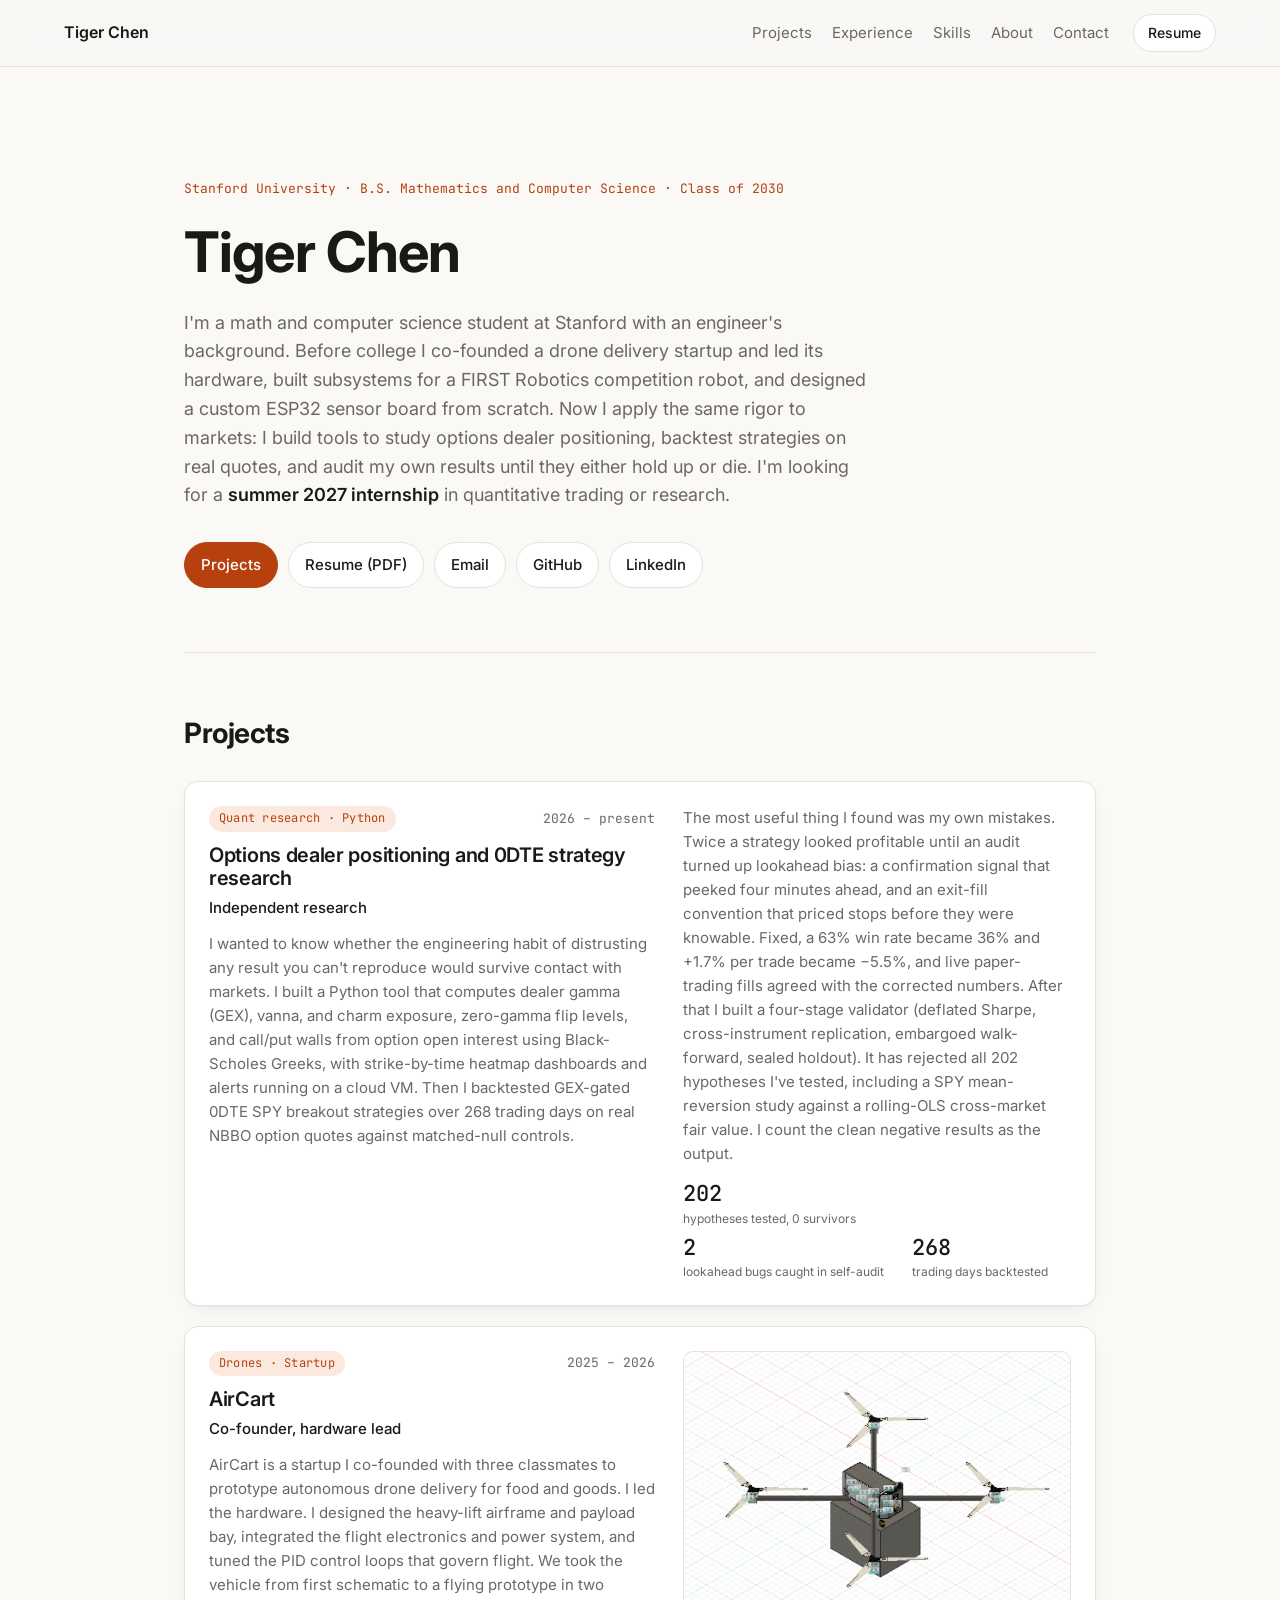
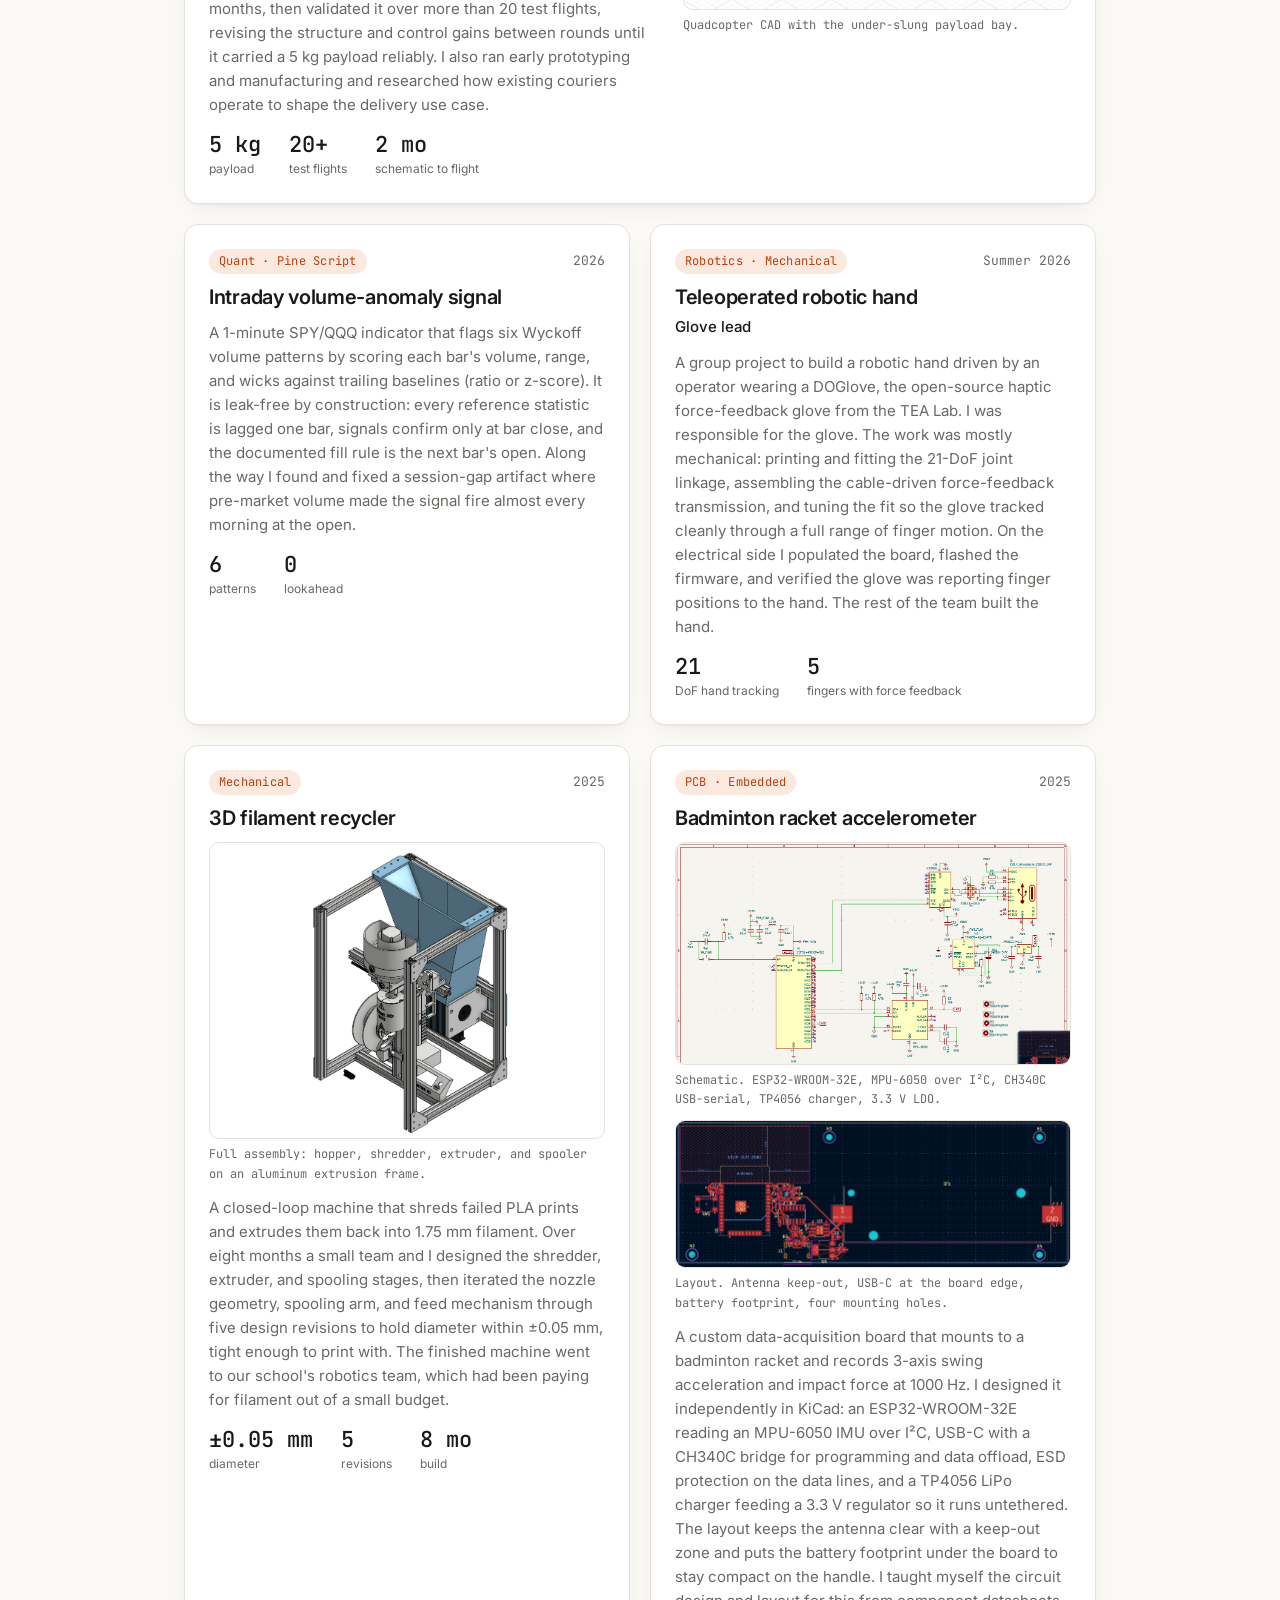
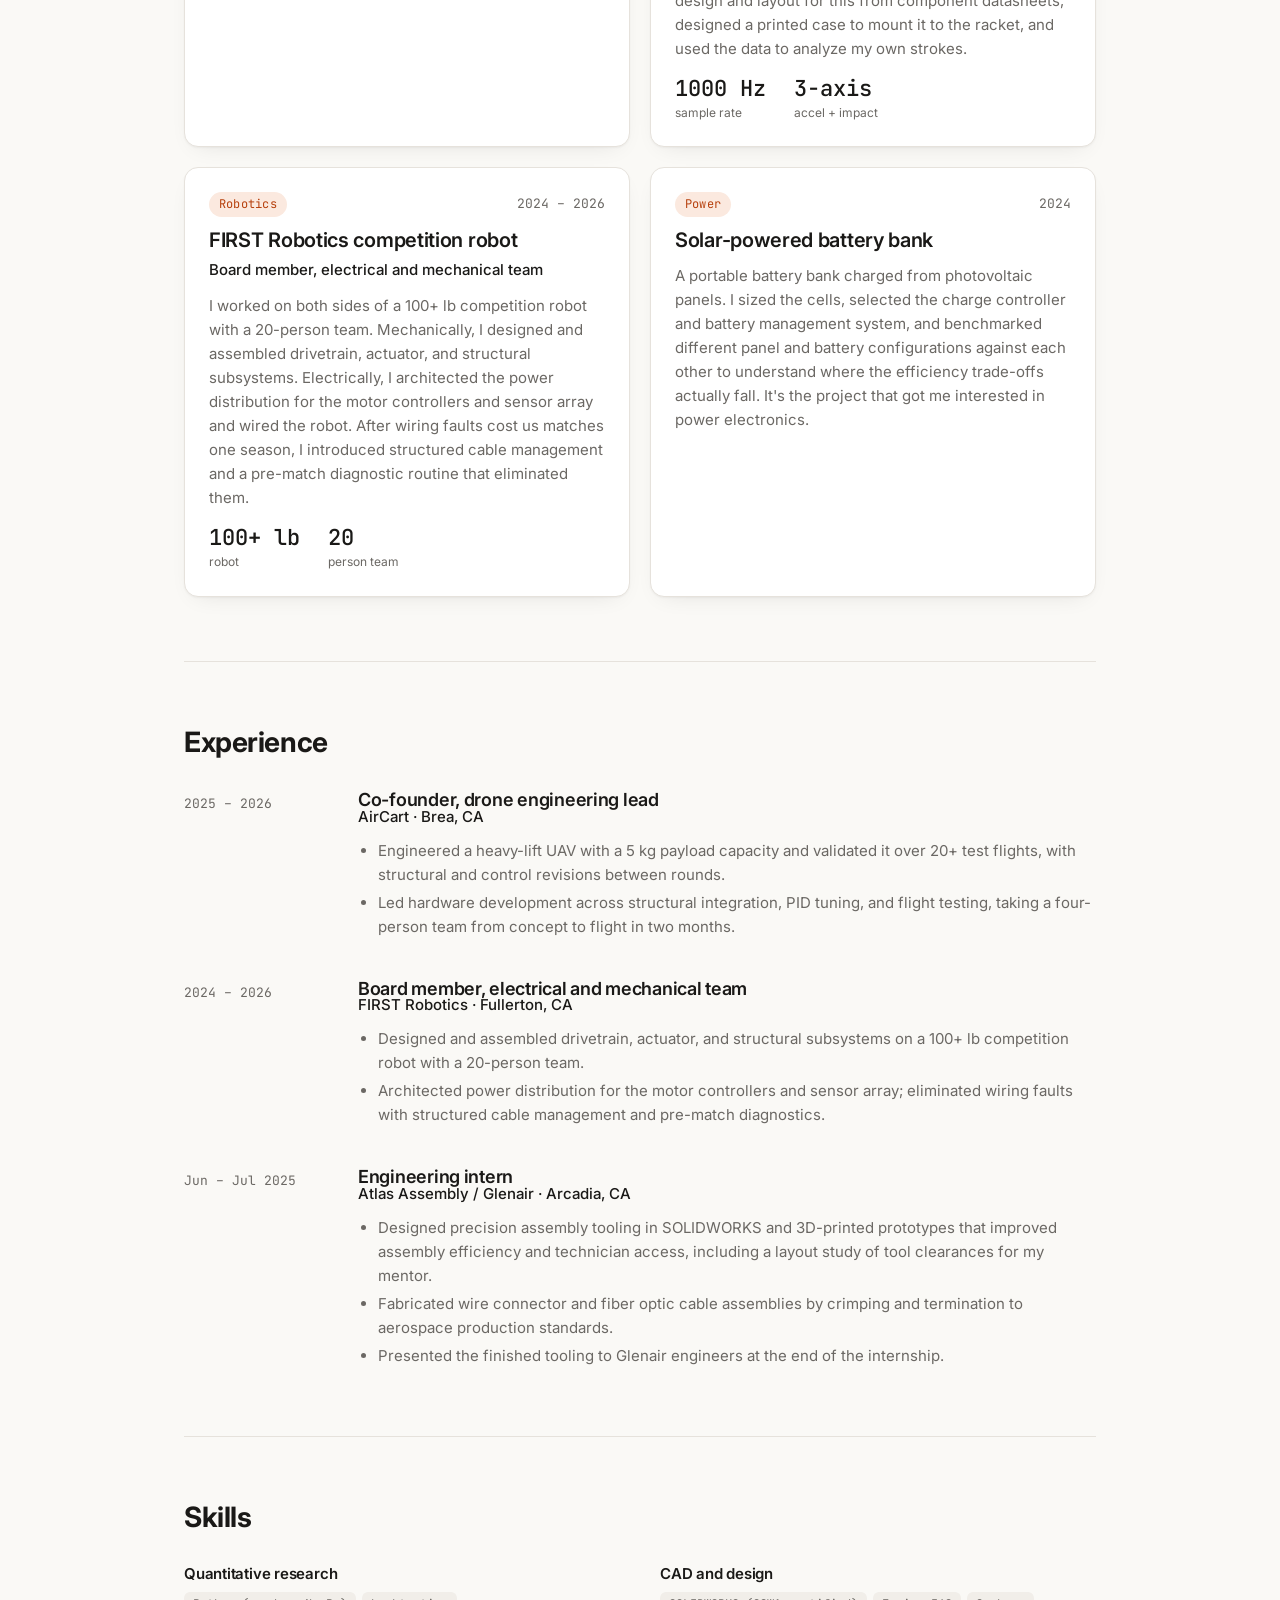
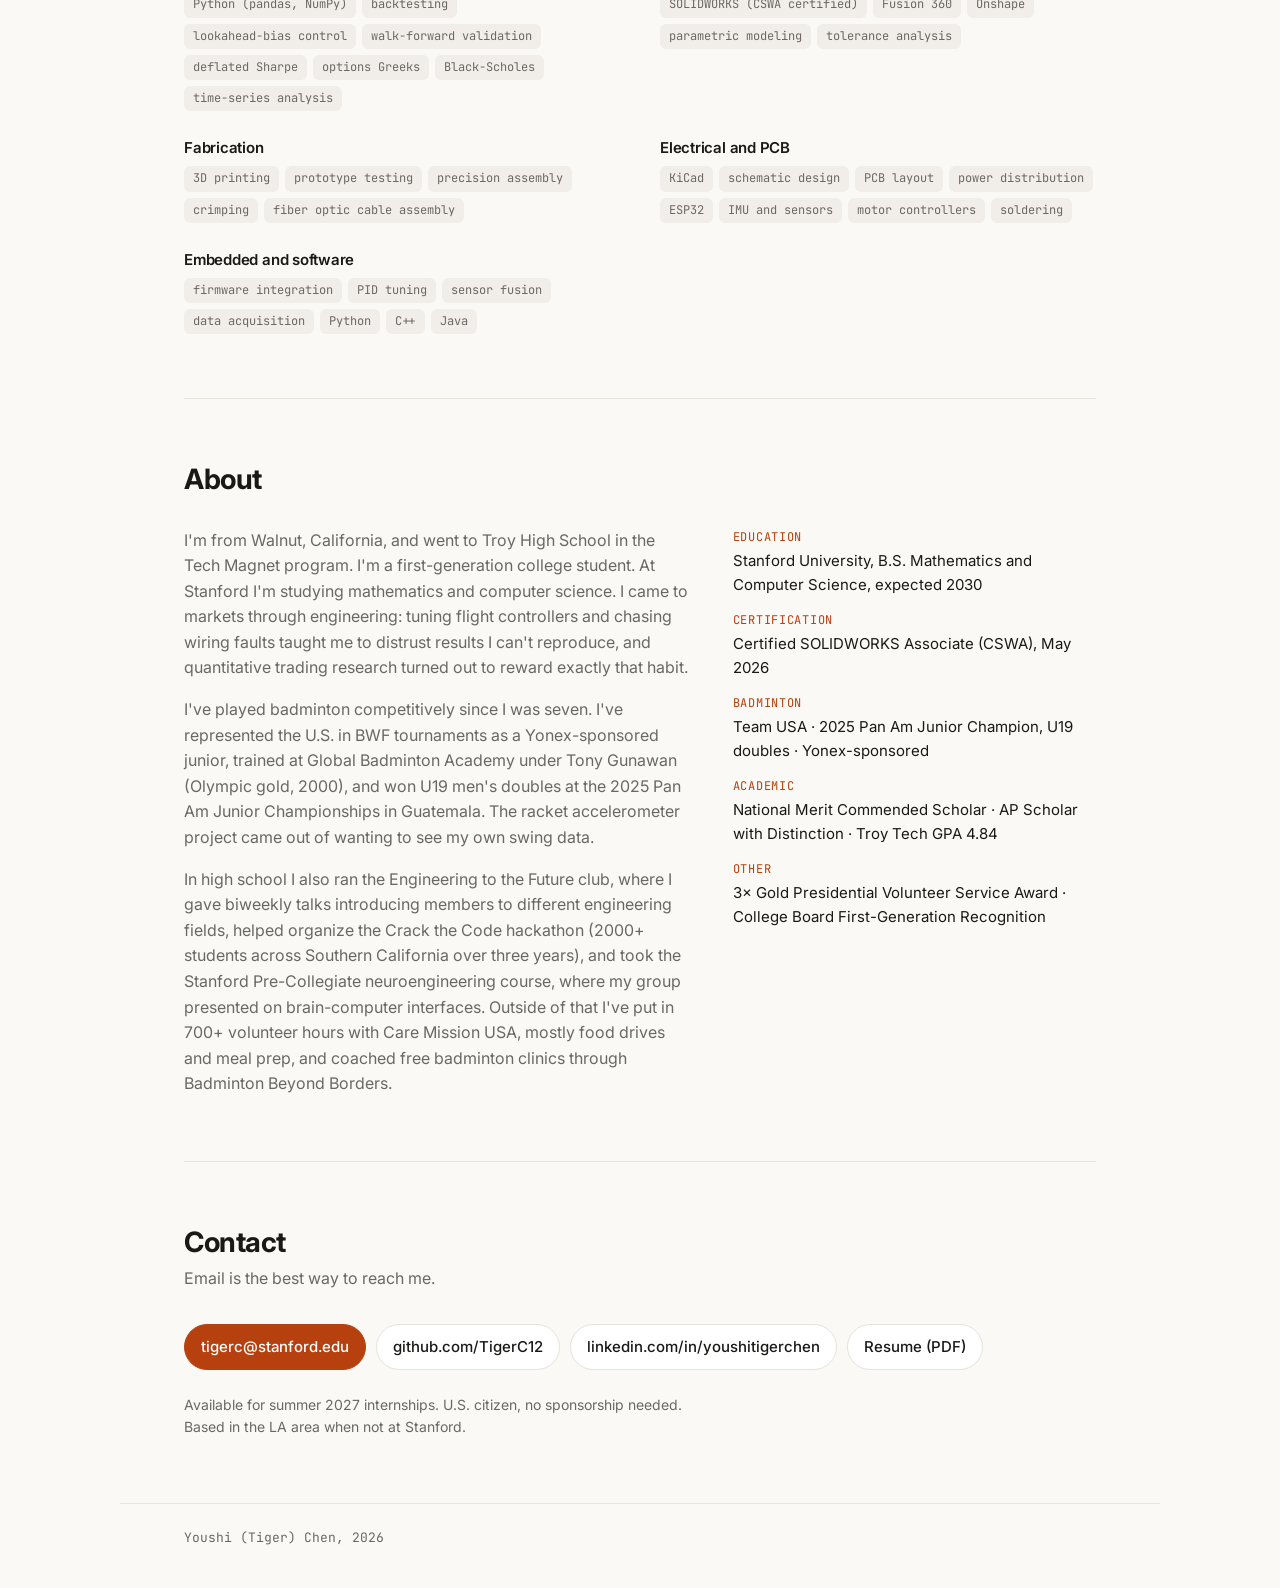
<file: index.html>
<!doctype html>
<html lang="en">
<head>
  <meta charset="utf-8">
  <meta name="viewport" content="width=device-width, initial-scale=1">
  <title>Tiger Chen</title>
  <meta name="description" content="Tiger Chen. Math and computer science student at Stanford (class of 2030). Quantitative trading research, drones, robotics, and custom PCBs. Looking for a summer 2027 internship.">
  <meta property="og:title" content="Tiger Chen">
  <meta property="og:description" content="Math and computer science student at Stanford. Quant research and hardware. Looking for a summer 2027 internship.">
  <meta property="og:image" content="img/aircart-drone.png">
  <link rel="icon" href="data:image/svg+xml,%3Csvg xmlns='http://www.w3.org/2000/svg' viewBox='0 0 32 32'%3E%3Crect width='32' height='32' rx='6' fill='%23b7410e'/%3E%3Ctext x='16' y='22' font-family='monospace' font-size='18' font-weight='700' fill='white' text-anchor='middle'%3ETC%3C/text%3E%3C/svg%3E">
  <link rel="preconnect" href="https://fonts.googleapis.com">
  <link rel="preconnect" href="https://fonts.gstatic.com" crossorigin>
  <link href="https://fonts.googleapis.com/css2?family=Inter:wght@400;500;600;700&family=JetBrains+Mono:wght@400;500&display=swap" rel="stylesheet">
  <link rel="stylesheet" href="style.css">
</head>
<body>

<header class="nav">
  <a class="nav-brand" href="#top">Tiger Chen</a>
  <nav class="nav-links" aria-label="Sections">
    <a href="#projects">Projects</a>
    <a href="#experience">Experience</a>
    <a href="#skills">Skills</a>
    <a href="#about">About</a>
    <a href="#contact">Contact</a>
  </nav>
  <a class="btn btn-small" href="resume/Resume_Youshi_Tiger_Chen.pdf" target="_blank" rel="noopener">Resume</a>
</header>

<main id="top">

  <!-- ============ HERO ============ -->
  <section class="hero">
    <p class="eyebrow mono">Stanford University · B.S. Mathematics and Computer Science · Class of 2030</p>
    <h1>Tiger Chen</h1>
    <p class="lede">
      I'm a math and computer science student at Stanford with an engineer's background. Before college I co-founded a
      drone delivery startup and led its hardware, built subsystems for a FIRST Robotics competition robot, and
      designed a custom ESP32 sensor board from scratch. Now I apply the same rigor to markets: I build tools to
      study options dealer positioning, backtest strategies on real quotes, and audit my own results until they
      either hold up or die. I'm looking for a <strong>summer 2027 internship</strong> in quantitative trading or
      research.
    </p>
    <div class="hero-actions">
      <a class="btn btn-primary" href="#projects">Projects</a>
      <a class="btn" href="resume/Resume_Youshi_Tiger_Chen.pdf" target="_blank" rel="noopener">Resume (PDF)</a>
      <a class="btn" href="mailto:tigerc@stanford.edu">Email</a>
      <a class="btn" href="https://github.com/TigerC12" target="_blank" rel="noopener">GitHub</a>
      <a class="btn" href="https://www.linkedin.com/in/youshitigerchen" target="_blank" rel="noopener">LinkedIn</a>
    </div>
  </section>

  <!-- ============ PROJECTS ============ -->
  <section id="projects" class="section">
    <div class="section-head">
      <h2>Projects</h2>
    </div>

    <div class="grid">

      <article class="card card-featured">
        <div class="card-body">
          <div class="card-top">
            <span class="tag">Quant research · Python</span>
            <span class="mono muted">2026 – present</span>
          </div>
          <h3>Options dealer positioning and 0DTE strategy research</h3>
          <p class="role">Independent research</p>
          <p>
            I wanted to know whether the engineering habit of distrusting any result you can't reproduce would
            survive contact with markets. I built a Python tool that computes dealer gamma (GEX), vanna, and charm
            exposure, zero-gamma flip levels, and call/put walls from option open interest using Black-Scholes
            Greeks, with strike-by-time heatmap dashboards and alerts running on a cloud VM. Then I backtested
            GEX-gated 0DTE SPY breakout strategies over 268 trading days on real NBBO option quotes against
            matched-null controls.
          </p>
        </div>
        <div class="card-body">
          <p>
            The most useful thing I found was my own mistakes. Twice a strategy looked profitable until an audit
            turned up lookahead bias: a confirmation signal that peeked four minutes ahead, and an exit-fill
            convention that priced stops before they were knowable. Fixed, a 63% win rate became 36% and +1.7% per
            trade became −5.5%, and live paper-trading fills agreed with the corrected numbers. After that I built a
            four-stage validator (deflated Sharpe, cross-instrument replication, embargoed walk-forward, sealed
            holdout). It has rejected all 202 hypotheses I've tested, including a SPY mean-reversion study against a
            rolling-OLS cross-market fair value. I count the clean negative results as the output.
          </p>
          <ul class="stats">
            <li><b>202</b><span>hypotheses tested, 0 survivors</span></li>
            <li><b>2</b><span>lookahead bugs caught in self-audit</span></li>
            <li><b>268</b><span>trading days backtested</span></li>
          </ul>
        </div>
      </article>


      <article class="card card-featured">
        <div class="card-body">
          <div class="card-top">
            <span class="tag">Drones · Startup</span>
            <span class="mono muted">2025 – 2026</span>
          </div>
          <h3>AirCart</h3>
          <p class="role">Co-founder, hardware lead</p>
          <p>
            AirCart is a startup I co-founded with three classmates to prototype autonomous drone delivery for food
            and goods. I led the hardware. I designed the heavy-lift airframe and payload bay, integrated the
            flight electronics and power system, and tuned the PID control loops that govern flight. We took the
            vehicle from first schematic to a flying prototype in two months, then validated it over more than 20
            test flights, revising the structure and control gains between rounds until it carried a 5 kg payload
            reliably. I also ran early prototyping and manufacturing and researched how existing couriers operate
            to shape the delivery use case.
          </p>
          <ul class="stats">
            <li><b>5 kg</b><span>payload</span></li>
            <li><b>20+</b><span>test flights</span></li>
            <li><b>2 mo</b><span>schematic to flight</span></li>
          </ul>
        </div>
        <figure>
          <img class="card-img" src="img/aircart-drone.png" alt="CAD model of the AirCart quadcopter with a boxed payload bay slung under the center of the frame" loading="lazy">
          <figcaption>Quadcopter CAD with the under-slung payload bay.</figcaption>
        </figure>
      </article>

      <article class="card">
        <div class="card-top">
          <span class="tag">Quant · Pine Script</span>
          <span class="mono muted">2026</span>
        </div>
        <h3>Intraday volume-anomaly signal</h3>
        <p>
          A 1-minute SPY/QQQ indicator that flags six Wyckoff volume patterns by scoring each bar's volume, range,
          and wicks against trailing baselines (ratio or z-score). It is leak-free by construction: every reference
          statistic is lagged one bar, signals confirm only at bar close, and the documented fill rule is the next
          bar's open. Along the way I found and fixed a session-gap artifact where pre-market volume made the signal
          fire almost every morning at the open.
        </p>
        <ul class="stats">
          <li><b>6</b><span>patterns</span></li>
          <li><b>0</b><span>lookahead</span></li>
        </ul>
      </article>

      <article class="card">
        <div class="card-top">
          <span class="tag">Robotics · Mechanical</span>
          <span class="mono muted">Summer 2026</span>
        </div>
        <h3>Teleoperated robotic hand</h3>
        <p class="role">Glove lead</p>
        <p>
          A group project to build a robotic hand driven by an operator wearing a
          <a href="https://tea-lab.github.io/DOGlove/index.html" target="_blank" rel="noopener">DOGlove</a>, the
          open-source haptic force-feedback glove from the TEA Lab. I was responsible for the glove. The work was
          mostly mechanical: printing and fitting the 21-DoF joint linkage, assembling the cable-driven
          force-feedback transmission, and tuning the fit so the glove tracked cleanly through a full range of finger
          motion. On the electrical side I populated the board, flashed the firmware, and verified the glove was
          reporting finger positions to the hand. The rest of the team built the hand.
        </p>
        <ul class="stats">
          <li><b>21</b><span>DoF hand tracking</span></li>
          <li><b>5</b><span>fingers with force feedback</span></li>
        </ul>
      </article>

      <article class="card">
        <div class="card-top">
          <span class="tag">Mechanical</span>
          <span class="mono muted">2025</span>
        </div>
        <h3>3D filament recycler</h3>
        <figure>
          <img class="card-img fit" src="img/filament-recycler.png" alt="CAD assembly of the filament recycler: aluminum extrusion frame, blue hopper feeding a shredder, extruder, and spooling drum" loading="lazy">
          <figcaption>Full assembly: hopper, shredder, extruder, and spooler on an aluminum extrusion frame.</figcaption>
        </figure>
        <p>
          A closed-loop machine that shreds failed PLA prints and extrudes them back into 1.75 mm filament. Over eight
          months a small team and I designed the shredder, extruder, and spooling stages, then iterated the nozzle
          geometry, spooling arm, and feed mechanism through five design revisions to hold diameter within ±0.05 mm,
          tight enough to print with. The finished machine went to our school's robotics team, which had been paying
          for filament out of a small budget.
        </p>
        <ul class="stats">
          <li><b>±0.05 mm</b><span>diameter</span></li>
          <li><b>5</b><span>revisions</span></li>
          <li><b>8 mo</b><span>build</span></li>
        </ul>
      </article>

      <article class="card">
        <div class="card-top">
          <span class="tag">PCB · Embedded</span>
          <span class="mono muted">2025</span>
        </div>
        <h3>Badminton racket accelerometer</h3>
        <div class="card-media">
          <figure>
            <img class="card-img" src="img/racket-pcb-schematic.png" alt="KiCad schematic: ESP32-WROOM-32E, MPU-6050 IMU, CH340C USB-serial bridge, USB-C receptacle, TP4056 LiPo charger, and AMS1117 3.3 V regulator" loading="lazy">
            <figcaption>Schematic. ESP32-WROOM-32E, MPU-6050 over I²C, CH340C USB-serial, TP4056 charger, 3.3 V LDO.</figcaption>
          </figure>
          <figure>
            <img class="card-img" src="img/racket-pcb-layout.png" alt="KiCad PCB layout with antenna keep-out zone, ESP32 module, USB-C connector, and a LiPo battery footprint with four mounting holes" loading="lazy">
            <figcaption>Layout. Antenna keep-out, USB-C at the board edge, battery footprint, four mounting holes.</figcaption>
          </figure>
        </div>
        <p>
          A custom data-acquisition board that mounts to a badminton racket and records 3-axis swing acceleration and
          impact force at 1000 Hz. I designed it independently in KiCad: an ESP32-WROOM-32E reading an MPU-6050 IMU
          over I²C, USB-C with a CH340C bridge for programming and data offload, ESD protection on the data lines, and
          a TP4056 LiPo charger feeding a 3.3 V regulator so it runs untethered. The layout keeps the antenna clear
          with a keep-out zone and puts the battery footprint under the board to stay compact on the handle. I taught
          myself the circuit design and layout for this from component datasheets, designed a printed case to mount it
          to the racket, and used the data to analyze my own strokes.
        </p>
        <ul class="stats">
          <li><b>1000 Hz</b><span>sample rate</span></li>
          <li><b>3-axis</b><span>accel + impact</span></li>
        </ul>
      </article>

      <article class="card">
        <div class="card-top">
          <span class="tag">Robotics</span>
          <span class="mono muted">2024 – 2026</span>
        </div>
        <h3>FIRST Robotics competition robot</h3>
        <p class="role">Board member, electrical and mechanical team</p>
        <p>
          I worked on both sides of a 100+ lb competition robot with a 20-person team. Mechanically, I designed and
          assembled drivetrain, actuator, and structural subsystems. Electrically, I architected the power
          distribution for the motor controllers and sensor array and wired the robot. After wiring faults cost us
          matches one season, I introduced structured cable management and a pre-match diagnostic routine that
          eliminated them.
        </p>
        <ul class="stats">
          <li><b>100+ lb</b><span>robot</span></li>
          <li><b>20</b><span>person team</span></li>
        </ul>
      </article>

      <article class="card">
        <div class="card-top">
          <span class="tag">Power</span>
          <span class="mono muted">2024</span>
        </div>
        <h3>Solar-powered battery bank</h3>
        <p>
          A portable battery bank charged from photovoltaic panels. I sized the cells, selected the charge controller
          and battery management system, and benchmarked different panel and battery configurations against each
          other to understand where the efficiency trade-offs actually fall. It's the project that got me interested
          in power electronics.
        </p>
      </article>

    </div>
  </section>

  <!-- ============ EXPERIENCE ============ -->
  <section id="experience" class="section">
    <div class="section-head">
      <h2>Experience</h2>
    </div>

    <ol class="timeline">
      <li>
        <div class="tl-when mono">2025 – 2026</div>
        <div class="tl-body">
          <h3>Co-founder, drone engineering lead</h3>
          <p class="role">AirCart · Brea, CA</p>
          <ul>
            <li>Engineered a heavy-lift UAV with a 5 kg payload capacity and validated it over 20+ test flights, with structural and control revisions between rounds.</li>
            <li>Led hardware development across structural integration, PID tuning, and flight testing, taking a four-person team from concept to flight in two months.</li>
          </ul>
        </div>
      </li>
      <li>
        <div class="tl-when mono">2024 – 2026</div>
        <div class="tl-body">
          <h3>Board member, electrical and mechanical team</h3>
          <p class="role">FIRST Robotics · Fullerton, CA</p>
          <ul>
            <li>Designed and assembled drivetrain, actuator, and structural subsystems on a 100+ lb competition robot with a 20-person team.</li>
            <li>Architected power distribution for the motor controllers and sensor array; eliminated wiring faults with structured cable management and pre-match diagnostics.</li>
          </ul>
        </div>
      </li>
      <li>
        <div class="tl-when mono">Jun – Jul 2025</div>
        <div class="tl-body">
          <h3>Engineering intern</h3>
          <p class="role">Atlas Assembly / Glenair · Arcadia, CA</p>
          <ul>
            <li>Designed precision assembly tooling in SOLIDWORKS and 3D-printed prototypes that improved assembly efficiency and technician access, including a layout study of tool clearances for my mentor.</li>
            <li>Fabricated wire connector and fiber optic cable assemblies by crimping and termination to aerospace production standards.</li>
            <li>Presented the finished tooling to Glenair engineers at the end of the internship.</li>
          </ul>
        </div>
      </li>
    </ol>
  </section>

  <!-- ============ SKILLS ============ -->
  <section id="skills" class="section">
    <div class="section-head">
      <h2>Skills</h2>
    </div>
    <div class="skills">
      <div class="skill-group">
        <h3>Quantitative research</h3>
        <ul class="chips">
          <li>Python (pandas, NumPy)</li><li>backtesting</li><li>lookahead-bias control</li><li>walk-forward validation</li><li>deflated Sharpe</li><li>options Greeks</li><li>Black-Scholes</li><li>time-series analysis</li>
        </ul>
      </div>
      <div class="skill-group">
        <h3>CAD and design</h3>
        <ul class="chips">
          <li>SOLIDWORKS (CSWA certified)</li><li>Fusion 360</li><li>Onshape</li><li>parametric modeling</li><li>tolerance analysis</li>
        </ul>
      </div>
      <div class="skill-group">
        <h3>Fabrication</h3>
        <ul class="chips">
          <li>3D printing</li><li>prototype testing</li><li>precision assembly</li><li>crimping</li><li>fiber optic cable assembly</li>
        </ul>
      </div>
      <div class="skill-group">
        <h3>Electrical and PCB</h3>
        <ul class="chips">
          <li>KiCad</li><li>schematic design</li><li>PCB layout</li><li>power distribution</li><li>ESP32</li><li>IMU and sensors</li><li>motor controllers</li><li>soldering</li>
        </ul>
      </div>
      <div class="skill-group">
        <h3>Embedded and software</h3>
        <ul class="chips">
          <li>firmware integration</li><li>PID tuning</li><li>sensor fusion</li><li>data acquisition</li><li>Python</li><li>C++</li><li>Java</li>
        </ul>
      </div>
    </div>
  </section>

  <!-- ============ ABOUT ============ -->
  <section id="about" class="section">
    <div class="section-head">
      <h2>About</h2>
    </div>
    <div class="about">
      <div class="about-text">
        <p>
          I'm from Walnut, California, and went to Troy High School in the Tech Magnet program. I'm a first-generation
          college student. At Stanford I'm studying mathematics and computer science. I came to markets through
          engineering: tuning flight controllers and chasing wiring faults taught me to distrust results I can't
          reproduce, and quantitative trading research turned out to reward exactly that habit.
        </p>
        <p>
          I've played badminton competitively since I was seven. I've represented the U.S. in BWF tournaments as a
          Yonex-sponsored junior, trained at Global Badminton Academy under Tony Gunawan (Olympic gold, 2000), and won
          U19 men's doubles at the 2025 Pan Am Junior Championships in Guatemala. The racket accelerometer project came
          out of wanting to see my own swing data.
        </p>
        <p>
          In high school I also ran the Engineering to the Future club, where I gave biweekly talks introducing
          members to different engineering fields, helped organize the Crack the Code hackathon (2000+ students across
          Southern California over three years), and took the Stanford Pre-Collegiate neuroengineering course, where
          my group presented on brain-computer interfaces. Outside of that I've put in 700+ volunteer hours with Care
          Mission USA, mostly food drives and meal prep, and coached free badminton clinics through Badminton Beyond
          Borders.
        </p>
      </div>
      <dl class="facts">
        <div><dt>Education</dt><dd>Stanford University, B.S. Mathematics and Computer Science, expected 2030</dd></div>
        <div><dt>Certification</dt><dd>Certified SOLIDWORKS Associate (CSWA), May 2026</dd></div>
        <div><dt>Badminton</dt><dd>Team USA · 2025 Pan Am Junior Champion, U19 doubles · Yonex-sponsored</dd></div>
        <div><dt>Academic</dt><dd>National Merit Commended Scholar · AP Scholar with Distinction · Troy Tech GPA 4.84</dd></div>
        <div><dt>Other</dt><dd>3× Gold Presidential Volunteer Service Award · College Board First-Generation Recognition</dd></div>
      </dl>
    </div>
  </section>

  <!-- ============ CONTACT ============ -->
  <section id="contact" class="section contact">
    <div class="section-head">
      <h2>Contact</h2>
      <p class="section-sub">Email is the best way to reach me.</p>
    </div>
    <div class="hero-actions">
      <a class="btn btn-primary" href="mailto:tigerc@stanford.edu">tigerc@stanford.edu</a>
      <a class="btn" href="https://github.com/TigerC12" target="_blank" rel="noopener">github.com/TigerC12</a>
      <a class="btn" href="https://www.linkedin.com/in/youshitigerchen" target="_blank" rel="noopener">linkedin.com/in/youshitigerchen</a>
      <a class="btn" href="resume/Resume_Youshi_Tiger_Chen.pdf" target="_blank" rel="noopener">Resume (PDF)</a>
    </div>
    <p class="muted small contact-note">
      Available for summer 2027 internships. U.S. citizen, no sponsorship needed. Based in the LA area when not at Stanford.
    </p>
  </section>

</main>

<footer class="footer mono muted">
  <span>Youshi (Tiger) Chen, 2026</span>
</footer>

</body>
</html>
</file>
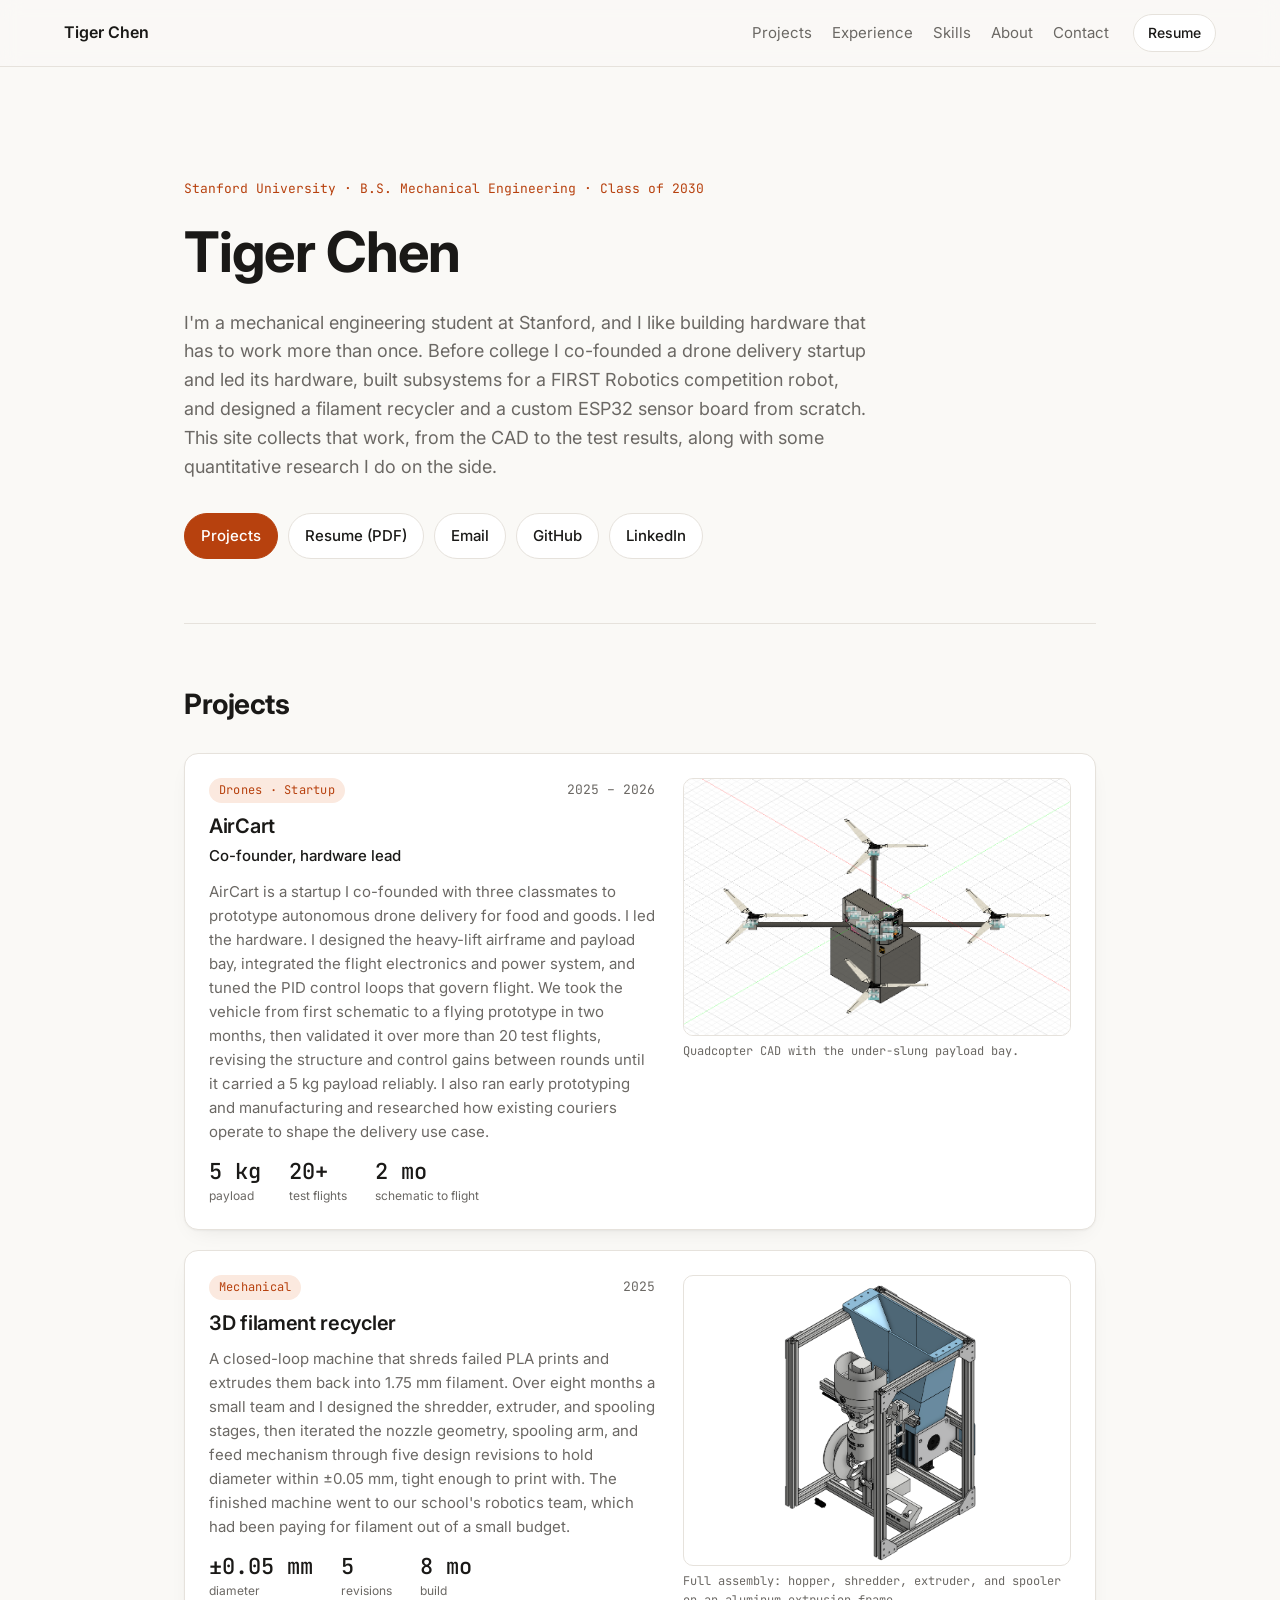
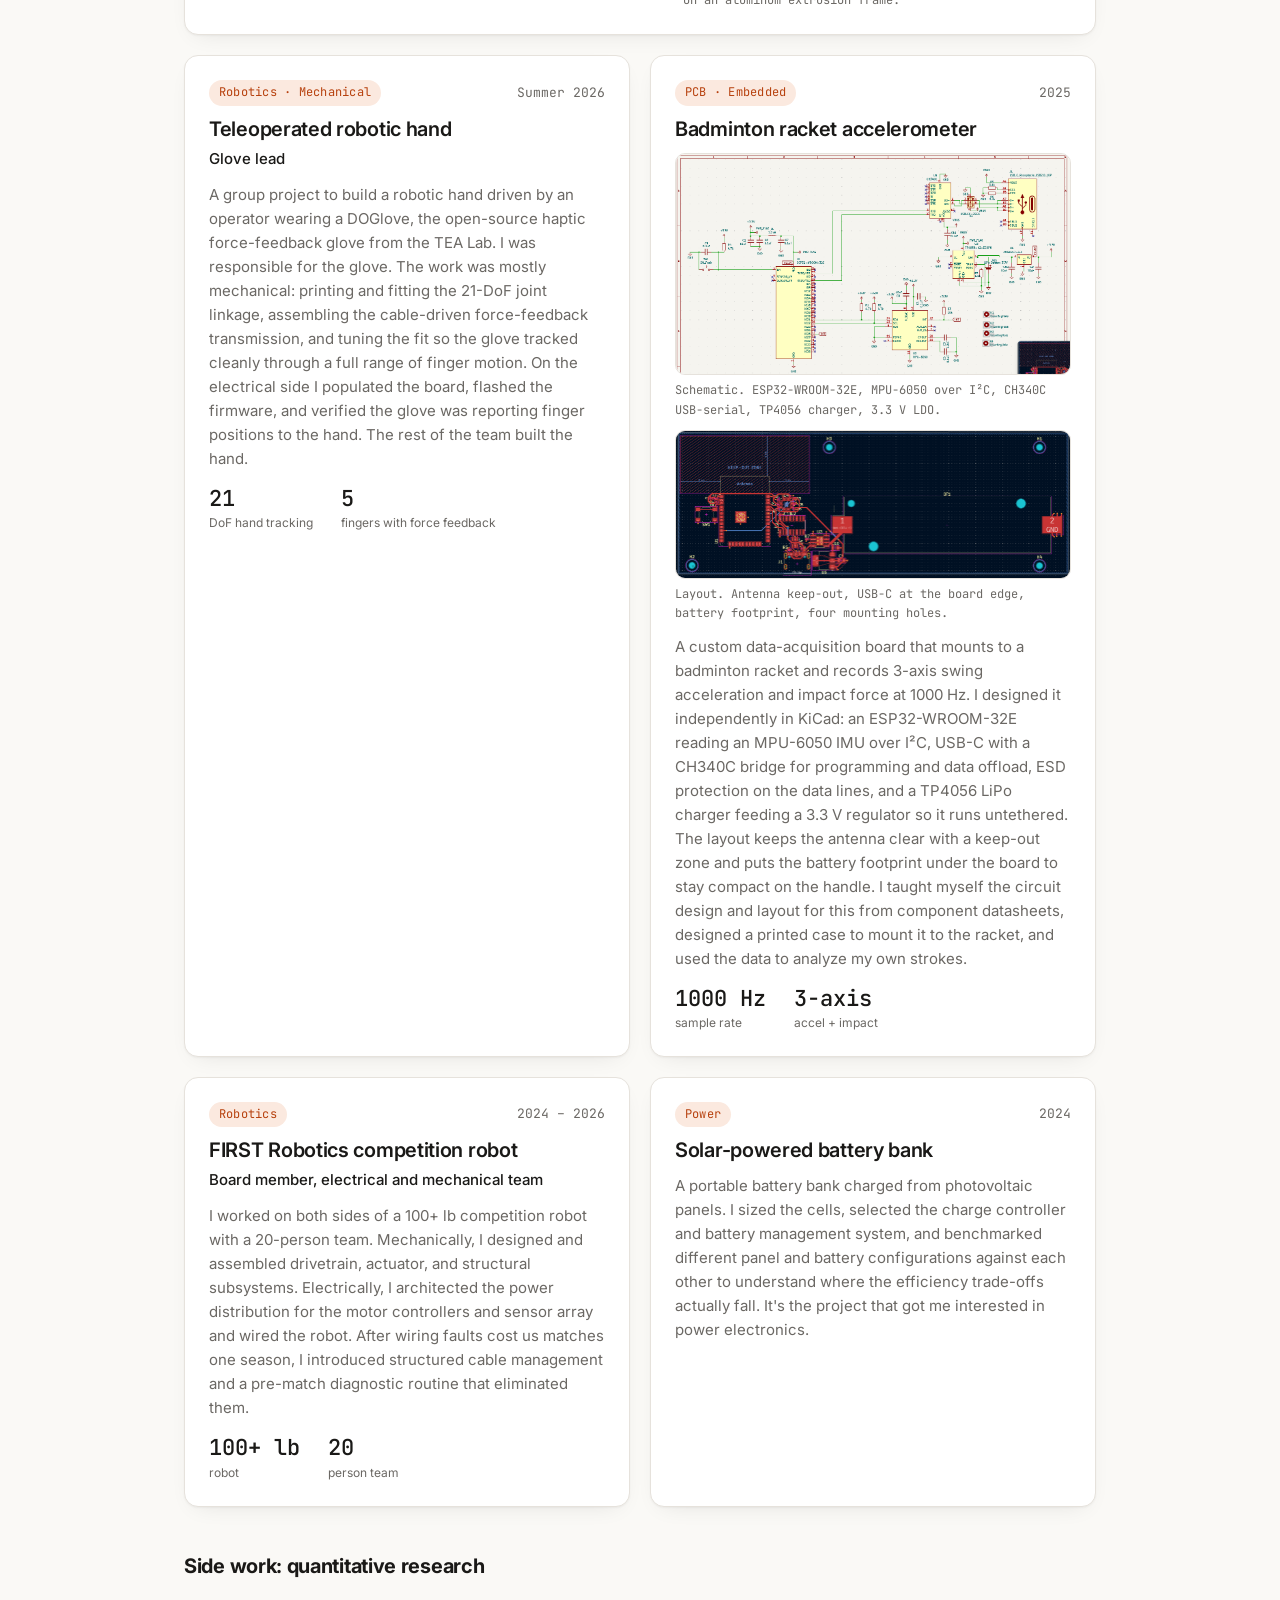
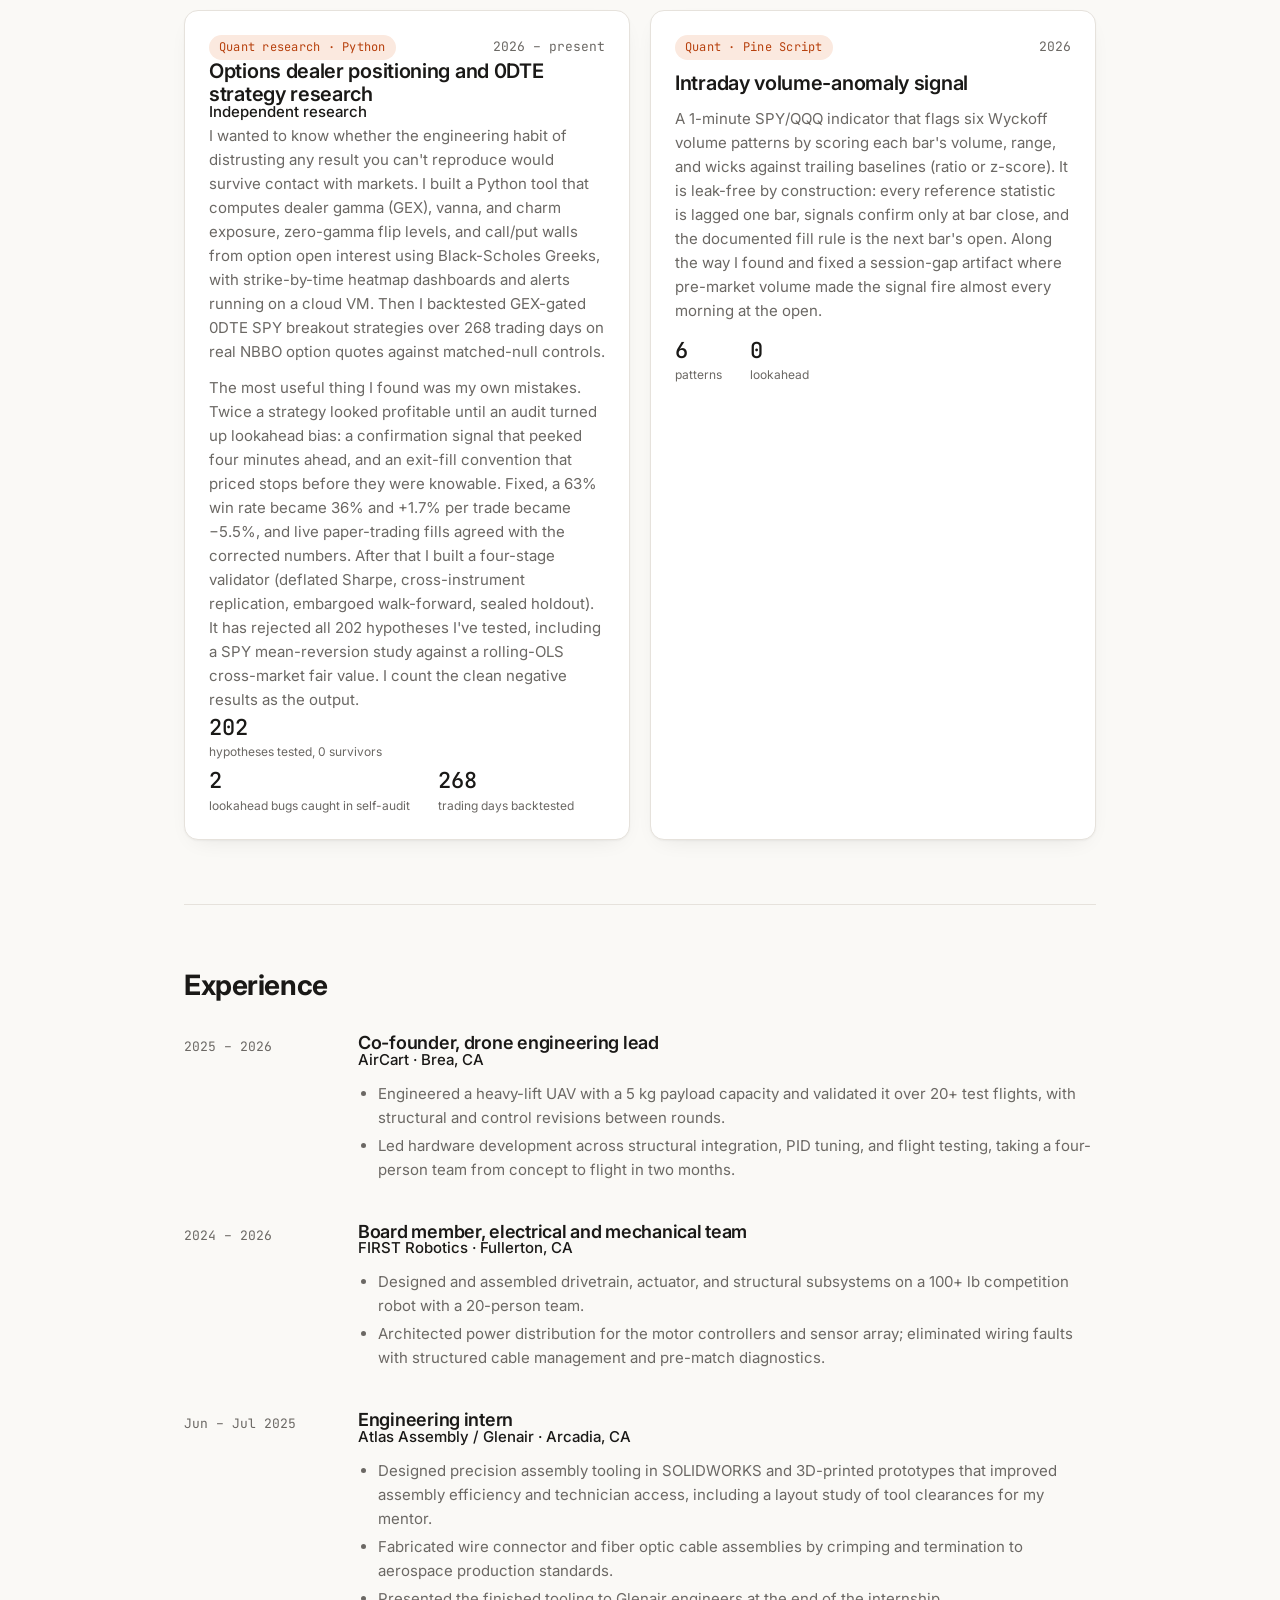
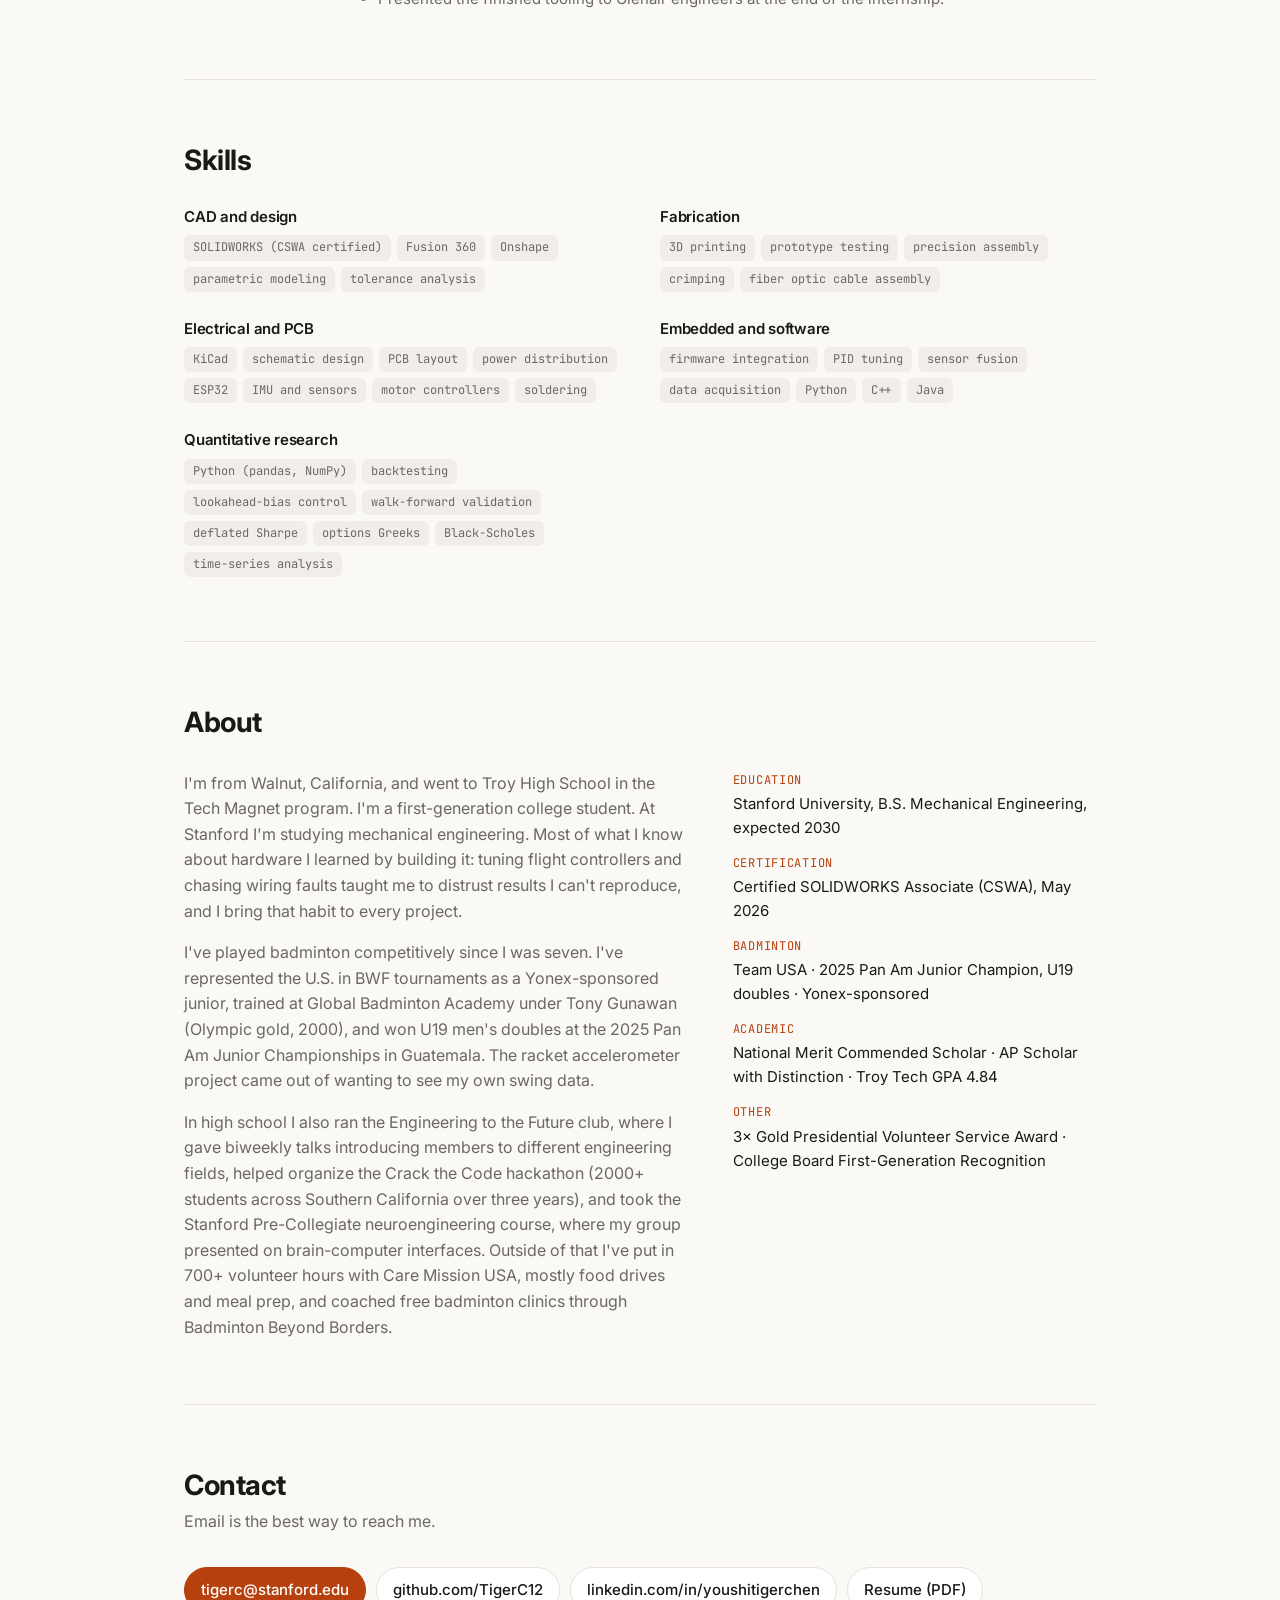
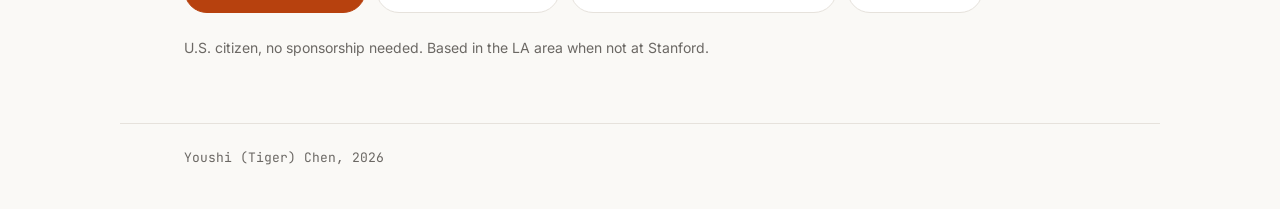
<file: mechanical/index.html>
<!doctype html>
<html lang="en">
<head>
  <meta charset="utf-8">
  <meta name="viewport" content="width=device-width, initial-scale=1">
  <title>Tiger Chen</title>
  <meta name="description" content="Tiger Chen. Mechanical engineering student at Stanford (class of 2030). Drones, robotics, mechanical design, and custom PCBs.">
  <meta property="og:title" content="Tiger Chen">
  <meta property="og:description" content="Mechanical engineering student at Stanford. Drones, robotics, and hardware.">
  <meta property="og:image" content="https://tigerc12.github.io/img/aircart-drone.png">
  <link rel="icon" href="data:image/svg+xml,%3Csvg xmlns='http://www.w3.org/2000/svg' viewBox='0 0 32 32'%3E%3Crect width='32' height='32' rx='6' fill='%23b7410e'/%3E%3Ctext x='16' y='22' font-family='monospace' font-size='18' font-weight='700' fill='white' text-anchor='middle'%3ETC%3C/text%3E%3C/svg%3E">
  <link rel="preconnect" href="https://fonts.googleapis.com">
  <link rel="preconnect" href="https://fonts.gstatic.com" crossorigin>
  <link href="https://fonts.googleapis.com/css2?family=Inter:wght@400;500;600;700&family=JetBrains+Mono:wght@400;500&display=swap" rel="stylesheet">
  <style>
/* ---------- tokens ---------- */
:root {
  --bg: #faf9f6;
  --bg-elev: #ffffff;
  --fg: #1a1917;
  --fg-muted: #6b6864;
  --line: #e6e2dc;
  --accent: #b7410e;
  --accent-soft: #fbe9df;
  --chip: #f1eee9;
  --shadow: 0 1px 2px rgba(0,0,0,.04), 0 8px 24px -12px rgba(0,0,0,.12);
  --radius: 14px;
  --font: "Inter", system-ui, -apple-system, "Segoe UI", Roboto, sans-serif;
  --mono: "JetBrains Mono", ui-monospace, "SF Mono", Menlo, Consolas, monospace;
  color-scheme: light dark;
}
@media (prefers-color-scheme: dark) {
  :root {
    --bg: #131211;
    --bg-elev: #1c1b19;
    --fg: #ecebe8;
    --fg-muted: #9c9891;
    --line: #2c2a27;
    --accent: #f0864a;
    --accent-soft: #3a2113;
    --chip: #262421;
    --shadow: 0 1px 2px rgba(0,0,0,.4), 0 8px 24px -12px rgba(0,0,0,.6);
  }
}

/* ---------- base ---------- */
* { box-sizing: border-box; }
html { scroll-behavior: smooth; scroll-padding-top: 72px; }
body {
  margin: 0;
  background: var(--bg);
  color: var(--fg);
  font-family: var(--font);
  font-size: 16px;
  line-height: 1.6;
  -webkit-font-smoothing: antialiased;
}
a { color: inherit; text-decoration: none; }
a:hover { color: var(--accent); }
h1, h2, h3 { line-height: 1.15; margin: 0; letter-spacing: -0.015em; }
h1 { font-size: clamp(2.25rem, 5vw, 3.5rem); font-weight: 700; }
h2 { font-size: 1.75rem; font-weight: 700; }
h3 { font-size: 1.125rem; font-weight: 600; }
p { margin: 0; }
ul, ol { margin: 0; padding: 0; list-style: none; }
.mono { font-family: var(--mono); font-size: .8125rem; }
.muted { color: var(--fg-muted); }
.small { font-size: .875rem; }
.accent { color: var(--accent); }
strong { font-weight: 600; }

/* ---------- nav ---------- */
.nav {
  position: sticky; top: 0; z-index: 10;
  display: flex; align-items: center; gap: 24px;
  padding: 14px clamp(20px, 5vw, 64px);
  background: color-mix(in srgb, var(--bg) 86%, transparent);
  backdrop-filter: blur(10px);
  border-bottom: 1px solid var(--line);
}
.nav-brand { font-weight: 600; font-size: 1rem; }
.nav-links { display: flex; gap: 20px; margin-left: auto; font-size: .9375rem; }
.nav-links a { color: var(--fg-muted); }
.nav-links a:hover { color: var(--fg); }

/* ---------- buttons ---------- */
.btn {
  display: inline-flex; align-items: center; gap: 6px;
  padding: 10px 16px; border-radius: 999px;
  border: 1px solid var(--line); background: var(--bg-elev);
  font-weight: 500; font-size: .9375rem; white-space: nowrap;
  transition: border-color .15s, background .15s, color .15s;
}
.btn:hover { border-color: var(--accent); color: var(--accent); }
.btn-primary { background: var(--accent); border-color: var(--accent); color: #fff; }
.btn-primary:hover { color: #fff; filter: brightness(1.08); }
.btn-small { padding: 7px 14px; font-size: .875rem; }

/* ---------- layout ---------- */
main { max-width: 1040px; margin: 0 auto; padding: 0 clamp(20px, 5vw, 64px); }
.section { padding: 64px 0; border-top: 1px solid var(--line); }
.section-head { margin-bottom: 32px; }
.section-sub { color: var(--fg-muted); margin-top: 8px; max-width: 60ch; }

/* ---------- hero ---------- */
.hero { padding: clamp(56px, 10vw, 112px) 0 64px; }
.eyebrow { color: var(--accent); margin-bottom: 20px; }
.lede { margin-top: 24px; font-size: 1.125rem; max-width: 62ch; color: var(--fg-muted); }
.lede strong { color: var(--fg); }
.hero-actions { display: flex; flex-wrap: wrap; gap: 10px; margin-top: 32px; }
.contact-note { margin-top: 24px; max-width: 60ch; }

/* ---------- project cards ---------- */
.grid { display: grid; grid-template-columns: repeat(2, 1fr); gap: 20px; }
.card {
  display: flex; flex-direction: column; gap: 12px;
  padding: 24px; border-radius: var(--radius);
  background: var(--bg-elev); border: 1px solid var(--line); box-shadow: var(--shadow);
}
.card-featured { grid-column: 1 / -1; }
.card-top { display: flex; justify-content: space-between; align-items: center; gap: 12px; }
.tag {
  font-family: var(--mono); font-size: .75rem; letter-spacing: .02em;
  color: var(--accent); background: var(--accent-soft);
  padding: 3px 10px; border-radius: 999px;
}
.card h3 { font-size: 1.25rem; }
.card p { color: var(--fg-muted); font-size: .9375rem; }
.card .role, .tl-body .role { color: var(--fg); font-size: .9375rem; font-weight: 500; margin-top: -6px; }
.stats { display: flex; flex-wrap: wrap; gap: 8px 28px; margin-top: 4px; }
.stats li { display: flex; flex-direction: column; }
.stats b { font-family: var(--mono); font-size: 1.375rem; font-weight: 500; color: var(--fg); line-height: 1.1; }
.stats span { font-size: .75rem; color: var(--fg-muted); margin-top: 2px; }
.chips { display: flex; flex-wrap: wrap; gap: 6px; margin-top: auto; padding-top: 6px; }
.chips li {
  font-family: var(--mono); font-size: .75rem;
  background: var(--chip); color: var(--fg-muted);
  padding: 3px 9px; border-radius: 6px;
}

/* ---------- timeline ---------- */
.timeline { display: flex; flex-direction: column; gap: 36px; }
.timeline > li { display: grid; grid-template-columns: 150px 1fr; gap: 24px; }
.tl-when { color: var(--fg-muted); padding-top: 4px; }
.tl-body ul { list-style: disc; padding-left: 20px; margin-top: 10px; color: var(--fg-muted); font-size: .9375rem; }
.tl-body li { margin-bottom: 4px; }

/* ---------- skills ---------- */
.skills { display: grid; grid-template-columns: repeat(2, 1fr); gap: 28px 40px; }
.skill-group h3 { font-size: .9375rem; margin-bottom: 10px; }
.skill-group .chips { margin-top: 0; padding-top: 0; }

/* ---------- about ---------- */
.about { display: grid; grid-template-columns: 1.4fr 1fr; gap: 40px; align-items: start; }
.about-text { display: flex; flex-direction: column; gap: 16px; color: var(--fg-muted); }
.facts { margin: 0; display: flex; flex-direction: column; gap: 14px; }
.facts dt { font-family: var(--mono); font-size: .75rem; color: var(--accent); text-transform: uppercase; letter-spacing: .06em; }
.facts dd { margin: 2px 0 0; font-size: .9375rem; }

/* ---------- contact / footer ---------- */
.contact .hero-actions { margin-top: 0; }
.footer {
  max-width: 1040px; margin: 0 auto; padding: 24px clamp(20px, 5vw, 64px) 40px;
  border-top: 1px solid var(--line); display: flex; justify-content: space-between; flex-wrap: wrap; gap: 8px;
}

/* ---------- responsive ---------- */
@media (max-width: 760px) {
  .nav { gap: 12px; }
  .nav-links { display: none; }
  .grid, .skills, .about { grid-template-columns: 1fr; }
  .timeline > li { grid-template-columns: 1fr; gap: 6px; }
  .section { padding: 48px 0; }
}

/* ---------- project images ---------- */
.card-img {
  display: block; width: 100%; height: auto;
  border-radius: 10px; border: 1px solid var(--line);
  background: #fff;
}
.card-img.fit { aspect-ratio: 4 / 3; object-fit: contain; }
.card-media { display: grid; gap: 10px; }
.card-featured { display: grid; grid-template-columns: 1.15fr 1fr; gap: 24px 28px; align-items: start; }
.card-featured .card-body { display: flex; flex-direction: column; gap: 12px; }
.card-featured .card-img { aspect-ratio: 3 / 2; object-fit: cover; }
figcaption { font-family: var(--mono); font-size: .75rem; color: var(--fg-muted); margin-top: 6px; }
figure { margin: 0; }
@media (max-width: 760px) {
  .card-featured { grid-template-columns: 1fr; }
}


/* mechanical page additions */
.card-featured .card-img.fit { aspect-ratio: 4 / 3; object-fit: contain; }
.section-head.subhead { margin-top: 48px; }
.section-head.subhead h2 { font-size: 1.25rem; }
</style>
</head>
<body>

<header class="nav">
  <a class="nav-brand" href="#top">Tiger Chen</a>
  <nav class="nav-links" aria-label="Sections">
    <a href="#projects">Projects</a>
    <a href="#experience">Experience</a>
    <a href="#skills">Skills</a>
    <a href="#about">About</a>
    <a href="#contact">Contact</a>
  </nav>
  <a class="btn btn-small" href="https://tigerc12.github.io/resume/Resume_Youshi_Tiger_Chen_Mechanical_Engineering.pdf" target="_blank" rel="noopener">Resume</a>
</header>

<main id="top">

  <!-- ============ HERO ============ -->
  <section class="hero">
    <p class="eyebrow mono">Stanford University · B.S. Mechanical Engineering · Class of 2030</p>
    <h1>Tiger Chen</h1>
    <p class="lede">
      I'm a mechanical engineering student at Stanford, and I like building hardware that has to work more than
      once. Before college I co-founded a drone delivery startup and led its hardware, built subsystems for a FIRST
      Robotics competition robot, and designed a filament recycler and a custom ESP32 sensor board from scratch.
      This site collects that work, from the CAD to the test results, along with some quantitative research I do
      on the side.
    </p>
    <div class="hero-actions">
      <a class="btn btn-primary" href="#projects">Projects</a>
      <a class="btn" href="https://tigerc12.github.io/resume/Resume_Youshi_Tiger_Chen_Mechanical_Engineering.pdf" target="_blank" rel="noopener">Resume (PDF)</a>
      <a class="btn" href="mailto:tigerc@stanford.edu">Email</a>
      <a class="btn" href="https://github.com/TigerC12" target="_blank" rel="noopener">GitHub</a>
      <a class="btn" href="https://www.linkedin.com/in/youshitigerchen" target="_blank" rel="noopener">LinkedIn</a>
    </div>
  </section>

  <!-- ============ PROJECTS ============ -->
  <section id="projects" class="section">
    <div class="section-head">
      <h2>Projects</h2>
    </div>

    <div class="grid">

      <article class="card card-featured">
        <div class="card-body">
          <div class="card-top">
            <span class="tag">Drones · Startup</span>
            <span class="mono muted">2025 – 2026</span>
          </div>
          <h3>AirCart</h3>
          <p class="role">Co-founder, hardware lead</p>
          <p>
            AirCart is a startup I co-founded with three classmates to prototype autonomous drone delivery for food
            and goods. I led the hardware. I designed the heavy-lift airframe and payload bay, integrated the
            flight electronics and power system, and tuned the PID control loops that govern flight. We took the
            vehicle from first schematic to a flying prototype in two months, then validated it over more than 20
            test flights, revising the structure and control gains between rounds until it carried a 5 kg payload
            reliably. I also ran early prototyping and manufacturing and researched how existing couriers operate
            to shape the delivery use case.
          </p>
          <ul class="stats">
            <li><b>5 kg</b><span>payload</span></li>
            <li><b>20+</b><span>test flights</span></li>
            <li><b>2 mo</b><span>schematic to flight</span></li>
          </ul>
        </div>
        <figure>
          <img class="card-img" src="https://tigerc12.github.io/img/aircart-drone.png" alt="CAD model of the AirCart quadcopter with a boxed payload bay slung under the center of the frame" loading="lazy">
          <figcaption>Quadcopter CAD with the under-slung payload bay.</figcaption>
        </figure>
      </article>

      <article class="card card-featured">
        <div class="card-body">
        <div class="card-top">
          <span class="tag">Mechanical</span>
          <span class="mono muted">2025</span>
        </div>
        <h3>3D filament recycler</h3>
        <p>
          A closed-loop machine that shreds failed PLA prints and extrudes them back into 1.75 mm filament. Over eight
          months a small team and I designed the shredder, extruder, and spooling stages, then iterated the nozzle
          geometry, spooling arm, and feed mechanism through five design revisions to hold diameter within ±0.05 mm,
          tight enough to print with. The finished machine went to our school's robotics team, which had been paying
          for filament out of a small budget.
        </p>
        <ul class="stats">
          <li><b>±0.05 mm</b><span>diameter</span></li>
          <li><b>5</b><span>revisions</span></li>
          <li><b>8 mo</b><span>build</span></li>
        </ul>
        </div>
        <figure>
          <img class="card-img fit" src="https://tigerc12.github.io/img/filament-recycler.png" alt="CAD assembly of the filament recycler: aluminum extrusion frame, blue hopper feeding a shredder, extruder, and spooling drum" loading="lazy">
          <figcaption>Full assembly: hopper, shredder, extruder, and spooler on an aluminum extrusion frame.</figcaption>
        </figure>
      </article>

      <article class="card">
        <div class="card-top">
          <span class="tag">Robotics · Mechanical</span>
          <span class="mono muted">Summer 2026</span>
        </div>
        <h3>Teleoperated robotic hand</h3>
        <p class="role">Glove lead</p>
        <p>
          A group project to build a robotic hand driven by an operator wearing a
          <a href="https://tea-lab.github.io/DOGlove/index.html" target="_blank" rel="noopener">DOGlove</a>, the
          open-source haptic force-feedback glove from the TEA Lab. I was responsible for the glove. The work was
          mostly mechanical: printing and fitting the 21-DoF joint linkage, assembling the cable-driven
          force-feedback transmission, and tuning the fit so the glove tracked cleanly through a full range of finger
          motion. On the electrical side I populated the board, flashed the firmware, and verified the glove was
          reporting finger positions to the hand. The rest of the team built the hand.
        </p>
        <ul class="stats">
          <li><b>21</b><span>DoF hand tracking</span></li>
          <li><b>5</b><span>fingers with force feedback</span></li>
        </ul>
      </article>

      <article class="card">
        <div class="card-top">
          <span class="tag">PCB · Embedded</span>
          <span class="mono muted">2025</span>
        </div>
        <h3>Badminton racket accelerometer</h3>
        <div class="card-media">
          <figure>
            <img class="card-img" src="https://tigerc12.github.io/img/racket-pcb-schematic.png" alt="KiCad schematic: ESP32-WROOM-32E, MPU-6050 IMU, CH340C USB-serial bridge, USB-C receptacle, TP4056 LiPo charger, and AMS1117 3.3 V regulator" loading="lazy">
            <figcaption>Schematic. ESP32-WROOM-32E, MPU-6050 over I²C, CH340C USB-serial, TP4056 charger, 3.3 V LDO.</figcaption>
          </figure>
          <figure>
            <img class="card-img" src="https://tigerc12.github.io/img/racket-pcb-layout.png" alt="KiCad PCB layout with antenna keep-out zone, ESP32 module, USB-C connector, and a LiPo battery footprint with four mounting holes" loading="lazy">
            <figcaption>Layout. Antenna keep-out, USB-C at the board edge, battery footprint, four mounting holes.</figcaption>
          </figure>
        </div>
        <p>
          A custom data-acquisition board that mounts to a badminton racket and records 3-axis swing acceleration and
          impact force at 1000 Hz. I designed it independently in KiCad: an ESP32-WROOM-32E reading an MPU-6050 IMU
          over I²C, USB-C with a CH340C bridge for programming and data offload, ESD protection on the data lines, and
          a TP4056 LiPo charger feeding a 3.3 V regulator so it runs untethered. The layout keeps the antenna clear
          with a keep-out zone and puts the battery footprint under the board to stay compact on the handle. I taught
          myself the circuit design and layout for this from component datasheets, designed a printed case to mount it
          to the racket, and used the data to analyze my own strokes.
        </p>
        <ul class="stats">
          <li><b>1000 Hz</b><span>sample rate</span></li>
          <li><b>3-axis</b><span>accel + impact</span></li>
        </ul>
      </article>

      <article class="card">
        <div class="card-top">
          <span class="tag">Robotics</span>
          <span class="mono muted">2024 – 2026</span>
        </div>
        <h3>FIRST Robotics competition robot</h3>
        <p class="role">Board member, electrical and mechanical team</p>
        <p>
          I worked on both sides of a 100+ lb competition robot with a 20-person team. Mechanically, I designed and
          assembled drivetrain, actuator, and structural subsystems. Electrically, I architected the power
          distribution for the motor controllers and sensor array and wired the robot. After wiring faults cost us
          matches one season, I introduced structured cable management and a pre-match diagnostic routine that
          eliminated them.
        </p>
        <ul class="stats">
          <li><b>100+ lb</b><span>robot</span></li>
          <li><b>20</b><span>person team</span></li>
        </ul>
      </article>

      <article class="card">
        <div class="card-top">
          <span class="tag">Power</span>
          <span class="mono muted">2024</span>
        </div>
        <h3>Solar-powered battery bank</h3>
        <p>
          A portable battery bank charged from photovoltaic panels. I sized the cells, selected the charge controller
          and battery management system, and benchmarked different panel and battery configurations against each
          other to understand where the efficiency trade-offs actually fall. It's the project that got me interested
          in power electronics.
        </p>
      </article>

    </div>

    <div class="section-head subhead">
      <h2>Side work: quantitative research</h2>
    </div>

    <div class="grid">

      <article class="card">
        <div class="card-body">
          <div class="card-top">
            <span class="tag">Quant research · Python</span>
            <span class="mono muted">2026 – present</span>
          </div>
          <h3>Options dealer positioning and 0DTE strategy research</h3>
          <p class="role">Independent research</p>
          <p>
            I wanted to know whether the engineering habit of distrusting any result you can't reproduce would
            survive contact with markets. I built a Python tool that computes dealer gamma (GEX), vanna, and charm
            exposure, zero-gamma flip levels, and call/put walls from option open interest using Black-Scholes
            Greeks, with strike-by-time heatmap dashboards and alerts running on a cloud VM. Then I backtested
            GEX-gated 0DTE SPY breakout strategies over 268 trading days on real NBBO option quotes against
            matched-null controls.
          </p>
        </div>
        <div class="card-body">
          <p>
            The most useful thing I found was my own mistakes. Twice a strategy looked profitable until an audit
            turned up lookahead bias: a confirmation signal that peeked four minutes ahead, and an exit-fill
            convention that priced stops before they were knowable. Fixed, a 63% win rate became 36% and +1.7% per
            trade became −5.5%, and live paper-trading fills agreed with the corrected numbers. After that I built a
            four-stage validator (deflated Sharpe, cross-instrument replication, embargoed walk-forward, sealed
            holdout). It has rejected all 202 hypotheses I've tested, including a SPY mean-reversion study against a
            rolling-OLS cross-market fair value. I count the clean negative results as the output.
          </p>
          <ul class="stats">
            <li><b>202</b><span>hypotheses tested, 0 survivors</span></li>
            <li><b>2</b><span>lookahead bugs caught in self-audit</span></li>
            <li><b>268</b><span>trading days backtested</span></li>
          </ul>
        </div>
      </article>

      <article class="card">
        <div class="card-top">
          <span class="tag">Quant · Pine Script</span>
          <span class="mono muted">2026</span>
        </div>
        <h3>Intraday volume-anomaly signal</h3>
        <p>
          A 1-minute SPY/QQQ indicator that flags six Wyckoff volume patterns by scoring each bar's volume, range,
          and wicks against trailing baselines (ratio or z-score). It is leak-free by construction: every reference
          statistic is lagged one bar, signals confirm only at bar close, and the documented fill rule is the next
          bar's open. Along the way I found and fixed a session-gap artifact where pre-market volume made the signal
          fire almost every morning at the open.
        </p>
        <ul class="stats">
          <li><b>6</b><span>patterns</span></li>
          <li><b>0</b><span>lookahead</span></li>
        </ul>
      </article>

    </div>

  </section>

  <!-- ============ EXPERIENCE ============ -->
  <section id="experience" class="section">
    <div class="section-head">
      <h2>Experience</h2>
    </div>

    <ol class="timeline">
      <li>
        <div class="tl-when mono">2025 – 2026</div>
        <div class="tl-body">
          <h3>Co-founder, drone engineering lead</h3>
          <p class="role">AirCart · Brea, CA</p>
          <ul>
            <li>Engineered a heavy-lift UAV with a 5 kg payload capacity and validated it over 20+ test flights, with structural and control revisions between rounds.</li>
            <li>Led hardware development across structural integration, PID tuning, and flight testing, taking a four-person team from concept to flight in two months.</li>
          </ul>
        </div>
      </li>
      <li>
        <div class="tl-when mono">2024 – 2026</div>
        <div class="tl-body">
          <h3>Board member, electrical and mechanical team</h3>
          <p class="role">FIRST Robotics · Fullerton, CA</p>
          <ul>
            <li>Designed and assembled drivetrain, actuator, and structural subsystems on a 100+ lb competition robot with a 20-person team.</li>
            <li>Architected power distribution for the motor controllers and sensor array; eliminated wiring faults with structured cable management and pre-match diagnostics.</li>
          </ul>
        </div>
      </li>
      <li>
        <div class="tl-when mono">Jun – Jul 2025</div>
        <div class="tl-body">
          <h3>Engineering intern</h3>
          <p class="role">Atlas Assembly / Glenair · Arcadia, CA</p>
          <ul>
            <li>Designed precision assembly tooling in SOLIDWORKS and 3D-printed prototypes that improved assembly efficiency and technician access, including a layout study of tool clearances for my mentor.</li>
            <li>Fabricated wire connector and fiber optic cable assemblies by crimping and termination to aerospace production standards.</li>
            <li>Presented the finished tooling to Glenair engineers at the end of the internship.</li>
          </ul>
        </div>
      </li>
    </ol>
  </section>

  <!-- ============ SKILLS ============ -->
  <section id="skills" class="section">
    <div class="section-head">
      <h2>Skills</h2>
    </div>
    <div class="skills">
      <div class="skill-group">
        <h3>CAD and design</h3>
        <ul class="chips">
          <li>SOLIDWORKS (CSWA certified)</li><li>Fusion 360</li><li>Onshape</li><li>parametric modeling</li><li>tolerance analysis</li>
        </ul>
      </div>
      <div class="skill-group">
        <h3>Fabrication</h3>
        <ul class="chips">
          <li>3D printing</li><li>prototype testing</li><li>precision assembly</li><li>crimping</li><li>fiber optic cable assembly</li>
        </ul>
      </div>
      <div class="skill-group">
        <h3>Electrical and PCB</h3>
        <ul class="chips">
          <li>KiCad</li><li>schematic design</li><li>PCB layout</li><li>power distribution</li><li>ESP32</li><li>IMU and sensors</li><li>motor controllers</li><li>soldering</li>
        </ul>
      </div>
      <div class="skill-group">
        <h3>Embedded and software</h3>
        <ul class="chips">
          <li>firmware integration</li><li>PID tuning</li><li>sensor fusion</li><li>data acquisition</li><li>Python</li><li>C++</li><li>Java</li>
        </ul>
      </div>
      <div class="skill-group">
        <h3>Quantitative research</h3>
        <ul class="chips">
          <li>Python (pandas, NumPy)</li><li>backtesting</li><li>lookahead-bias control</li><li>walk-forward validation</li><li>deflated Sharpe</li><li>options Greeks</li><li>Black-Scholes</li><li>time-series analysis</li>
        </ul>
      </div>
    </div>
  </section>

  <!-- ============ ABOUT ============ -->
  <section id="about" class="section">
    <div class="section-head">
      <h2>About</h2>
    </div>
    <div class="about">
      <div class="about-text">
        <p>
          I'm from Walnut, California, and went to Troy High School in the Tech Magnet program. I'm a first-generation
          college student. At Stanford I'm studying mechanical engineering. Most of what I know about
          hardware I learned by building it: tuning flight controllers and chasing wiring faults taught me to distrust
          results I can't reproduce, and I bring that habit to every project.
        </p>
        <p>
          I've played badminton competitively since I was seven. I've represented the U.S. in BWF tournaments as a
          Yonex-sponsored junior, trained at Global Badminton Academy under Tony Gunawan (Olympic gold, 2000), and won
          U19 men's doubles at the 2025 Pan Am Junior Championships in Guatemala. The racket accelerometer project came
          out of wanting to see my own swing data.
        </p>
        <p>
          In high school I also ran the Engineering to the Future club, where I gave biweekly talks introducing
          members to different engineering fields, helped organize the Crack the Code hackathon (2000+ students across
          Southern California over three years), and took the Stanford Pre-Collegiate neuroengineering course, where
          my group presented on brain-computer interfaces. Outside of that I've put in 700+ volunteer hours with Care
          Mission USA, mostly food drives and meal prep, and coached free badminton clinics through Badminton Beyond
          Borders.
        </p>
      </div>
      <dl class="facts">
        <div><dt>Education</dt><dd>Stanford University, B.S. Mechanical Engineering, expected 2030</dd></div>
        <div><dt>Certification</dt><dd>Certified SOLIDWORKS Associate (CSWA), May 2026</dd></div>
        <div><dt>Badminton</dt><dd>Team USA · 2025 Pan Am Junior Champion, U19 doubles · Yonex-sponsored</dd></div>
        <div><dt>Academic</dt><dd>National Merit Commended Scholar · AP Scholar with Distinction · Troy Tech GPA 4.84</dd></div>
        <div><dt>Other</dt><dd>3× Gold Presidential Volunteer Service Award · College Board First-Generation Recognition</dd></div>
      </dl>
    </div>
  </section>

  <!-- ============ CONTACT ============ -->
  <section id="contact" class="section contact">
    <div class="section-head">
      <h2>Contact</h2>
      <p class="section-sub">Email is the best way to reach me.</p>
    </div>
    <div class="hero-actions">
      <a class="btn btn-primary" href="mailto:tigerc@stanford.edu">tigerc@stanford.edu</a>
      <a class="btn" href="https://github.com/TigerC12" target="_blank" rel="noopener">github.com/TigerC12</a>
      <a class="btn" href="https://www.linkedin.com/in/youshitigerchen" target="_blank" rel="noopener">linkedin.com/in/youshitigerchen</a>
      <a class="btn" href="https://tigerc12.github.io/resume/Resume_Youshi_Tiger_Chen_Mechanical_Engineering.pdf" target="_blank" rel="noopener">Resume (PDF)</a>
    </div>
    <p class="muted small contact-note">
      U.S. citizen, no sponsorship needed. Based in the LA area when not at Stanford.
    </p>
  </section>

</main>

<footer class="footer mono muted">
  <span>Youshi (Tiger) Chen, 2026</span>
</footer>

</body>
</html>
</file>
<file: style.css>
/* ---------- tokens ---------- */
:root {
  --bg: #faf9f6;
  --bg-elev: #ffffff;
  --fg: #1a1917;
  --fg-muted: #6b6864;
  --line: #e6e2dc;
  --accent: #b7410e;
  --accent-soft: #fbe9df;
  --chip: #f1eee9;
  --shadow: 0 1px 2px rgba(0,0,0,.04), 0 8px 24px -12px rgba(0,0,0,.12);
  --radius: 14px;
  --font: "Inter", system-ui, -apple-system, "Segoe UI", Roboto, sans-serif;
  --mono: "JetBrains Mono", ui-monospace, "SF Mono", Menlo, Consolas, monospace;
  color-scheme: light dark;
}
@media (prefers-color-scheme: dark) {
  :root {
    --bg: #131211;
    --bg-elev: #1c1b19;
    --fg: #ecebe8;
    --fg-muted: #9c9891;
    --line: #2c2a27;
    --accent: #f0864a;
    --accent-soft: #3a2113;
    --chip: #262421;
    --shadow: 0 1px 2px rgba(0,0,0,.4), 0 8px 24px -12px rgba(0,0,0,.6);
  }
}

/* ---------- base ---------- */
* { box-sizing: border-box; }
html { scroll-behavior: smooth; scroll-padding-top: 72px; }
body {
  margin: 0;
  background: var(--bg);
  color: var(--fg);
  font-family: var(--font);
  font-size: 16px;
  line-height: 1.6;
  -webkit-font-smoothing: antialiased;
}
a { color: inherit; text-decoration: none; }
a:hover { color: var(--accent); }
h1, h2, h3 { line-height: 1.15; margin: 0; letter-spacing: -0.015em; }
h1 { font-size: clamp(2.25rem, 5vw, 3.5rem); font-weight: 700; }
h2 { font-size: 1.75rem; font-weight: 700; }
h3 { font-size: 1.125rem; font-weight: 600; }
p { margin: 0; }
ul, ol { margin: 0; padding: 0; list-style: none; }
.mono { font-family: var(--mono); font-size: .8125rem; }
.muted { color: var(--fg-muted); }
.small { font-size: .875rem; }
.accent { color: var(--accent); }
strong { font-weight: 600; }

/* ---------- nav ---------- */
.nav {
  position: sticky; top: 0; z-index: 10;
  display: flex; align-items: center; gap: 24px;
  padding: 14px clamp(20px, 5vw, 64px);
  background: color-mix(in srgb, var(--bg) 86%, transparent);
  backdrop-filter: blur(10px);
  border-bottom: 1px solid var(--line);
}
.nav-brand { font-weight: 600; font-size: 1rem; }
.nav-links { display: flex; gap: 20px; margin-left: auto; font-size: .9375rem; }
.nav-links a { color: var(--fg-muted); }
.nav-links a:hover { color: var(--fg); }

/* ---------- buttons ---------- */
.btn {
  display: inline-flex; align-items: center; gap: 6px;
  padding: 10px 16px; border-radius: 999px;
  border: 1px solid var(--line); background: var(--bg-elev);
  font-weight: 500; font-size: .9375rem; white-space: nowrap;
  transition: border-color .15s, background .15s, color .15s;
}
.btn:hover { border-color: var(--accent); color: var(--accent); }
.btn-primary { background: var(--accent); border-color: var(--accent); color: #fff; }
.btn-primary:hover { color: #fff; filter: brightness(1.08); }
.btn-small { padding: 7px 14px; font-size: .875rem; }

/* ---------- layout ---------- */
main { max-width: 1040px; margin: 0 auto; padding: 0 clamp(20px, 5vw, 64px); }
.section { padding: 64px 0; border-top: 1px solid var(--line); }
.section-head { margin-bottom: 32px; }
.section-sub { color: var(--fg-muted); margin-top: 8px; max-width: 60ch; }

/* ---------- hero ---------- */
.hero { padding: clamp(56px, 10vw, 112px) 0 64px; }
.eyebrow { color: var(--accent); margin-bottom: 20px; }
.lede { margin-top: 24px; font-size: 1.125rem; max-width: 62ch; color: var(--fg-muted); }
.lede strong { color: var(--fg); }
.hero-actions { display: flex; flex-wrap: wrap; gap: 10px; margin-top: 32px; }
.contact-note { margin-top: 24px; max-width: 60ch; }

/* ---------- project cards ---------- */
.grid { display: grid; grid-template-columns: repeat(2, 1fr); gap: 20px; }
.card {
  display: flex; flex-direction: column; gap: 12px;
  padding: 24px; border-radius: var(--radius);
  background: var(--bg-elev); border: 1px solid var(--line); box-shadow: var(--shadow);
}
.card-featured { grid-column: 1 / -1; }
.card-top { display: flex; justify-content: space-between; align-items: center; gap: 12px; }
.tag {
  font-family: var(--mono); font-size: .75rem; letter-spacing: .02em;
  color: var(--accent); background: var(--accent-soft);
  padding: 3px 10px; border-radius: 999px;
}
.card h3 { font-size: 1.25rem; }
.card p { color: var(--fg-muted); font-size: .9375rem; }
.card .role, .tl-body .role { color: var(--fg); font-size: .9375rem; font-weight: 500; margin-top: -6px; }
.stats { display: flex; flex-wrap: wrap; gap: 8px 28px; margin-top: 4px; }
.stats li { display: flex; flex-direction: column; }
.stats b { font-family: var(--mono); font-size: 1.375rem; font-weight: 500; color: var(--fg); line-height: 1.1; }
.stats span { font-size: .75rem; color: var(--fg-muted); margin-top: 2px; }
.chips { display: flex; flex-wrap: wrap; gap: 6px; margin-top: auto; padding-top: 6px; }
.chips li {
  font-family: var(--mono); font-size: .75rem;
  background: var(--chip); color: var(--fg-muted);
  padding: 3px 9px; border-radius: 6px;
}

/* ---------- timeline ---------- */
.timeline { display: flex; flex-direction: column; gap: 36px; }
.timeline > li { display: grid; grid-template-columns: 150px 1fr; gap: 24px; }
.tl-when { color: var(--fg-muted); padding-top: 4px; }
.tl-body ul { list-style: disc; padding-left: 20px; margin-top: 10px; color: var(--fg-muted); font-size: .9375rem; }
.tl-body li { margin-bottom: 4px; }

/* ---------- skills ---------- */
.skills { display: grid; grid-template-columns: repeat(2, 1fr); gap: 28px 40px; }
.skill-group h3 { font-size: .9375rem; margin-bottom: 10px; }
.skill-group .chips { margin-top: 0; padding-top: 0; }

/* ---------- about ---------- */
.about { display: grid; grid-template-columns: 1.4fr 1fr; gap: 40px; align-items: start; }
.about-text { display: flex; flex-direction: column; gap: 16px; color: var(--fg-muted); }
.facts { margin: 0; display: flex; flex-direction: column; gap: 14px; }
.facts dt { font-family: var(--mono); font-size: .75rem; color: var(--accent); text-transform: uppercase; letter-spacing: .06em; }
.facts dd { margin: 2px 0 0; font-size: .9375rem; }

/* ---------- contact / footer ---------- */
.contact .hero-actions { margin-top: 0; }
.footer {
  max-width: 1040px; margin: 0 auto; padding: 24px clamp(20px, 5vw, 64px) 40px;
  border-top: 1px solid var(--line); display: flex; justify-content: space-between; flex-wrap: wrap; gap: 8px;
}

/* ---------- responsive ---------- */
@media (max-width: 760px) {
  .nav { gap: 12px; }
  .nav-links { display: none; }
  .grid, .skills, .about { grid-template-columns: 1fr; }
  .timeline > li { grid-template-columns: 1fr; gap: 6px; }
  .section { padding: 48px 0; }
}

/* ---------- project images ---------- */
.card-img {
  display: block; width: 100%; height: auto;
  border-radius: 10px; border: 1px solid var(--line);
  background: #fff;
}
.card-img.fit { aspect-ratio: 4 / 3; object-fit: contain; }
.card-media { display: grid; gap: 10px; }
.card-featured { display: grid; grid-template-columns: 1.15fr 1fr; gap: 24px 28px; align-items: start; }
.card-featured .card-body { display: flex; flex-direction: column; gap: 12px; }
.card-featured .card-img { aspect-ratio: 3 / 2; object-fit: cover; }
figcaption { font-family: var(--mono); font-size: .75rem; color: var(--fg-muted); margin-top: 6px; }
figure { margin: 0; }
@media (max-width: 760px) {
  .card-featured { grid-template-columns: 1fr; }
}
</file>
